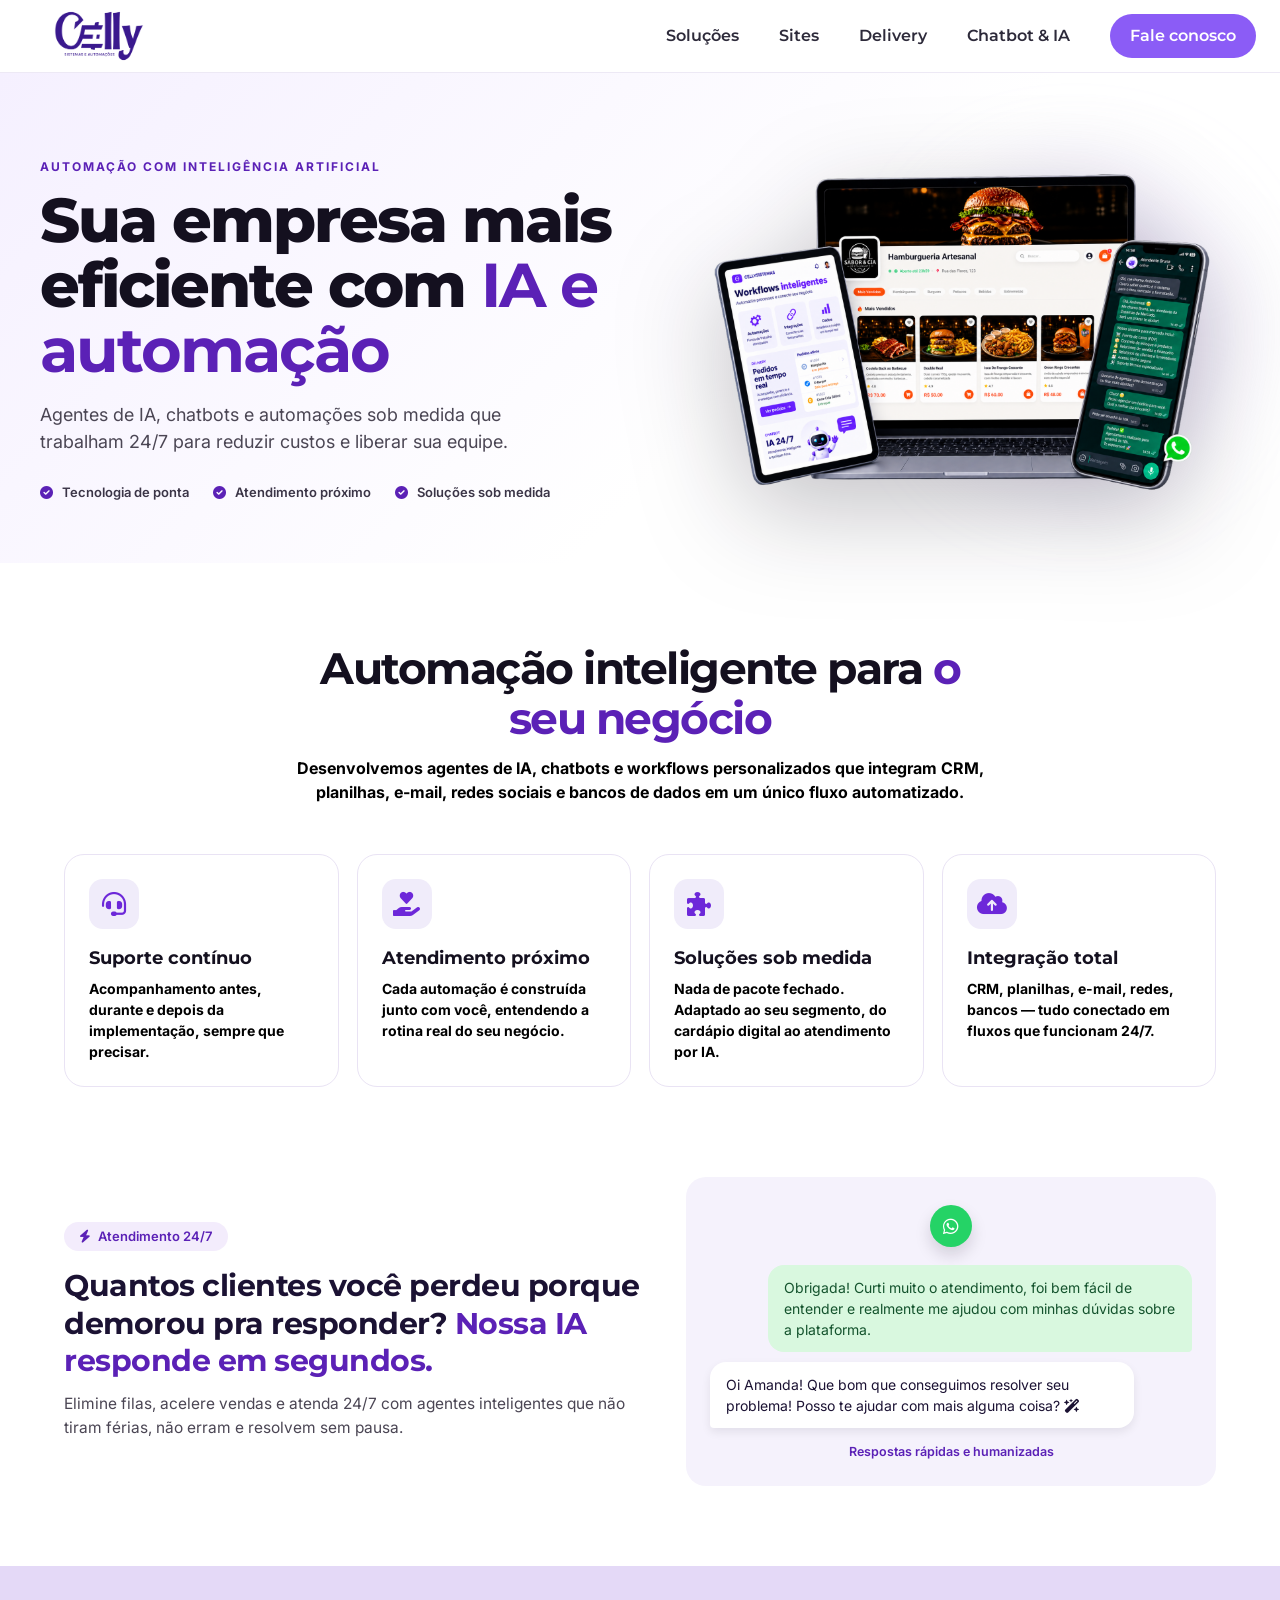
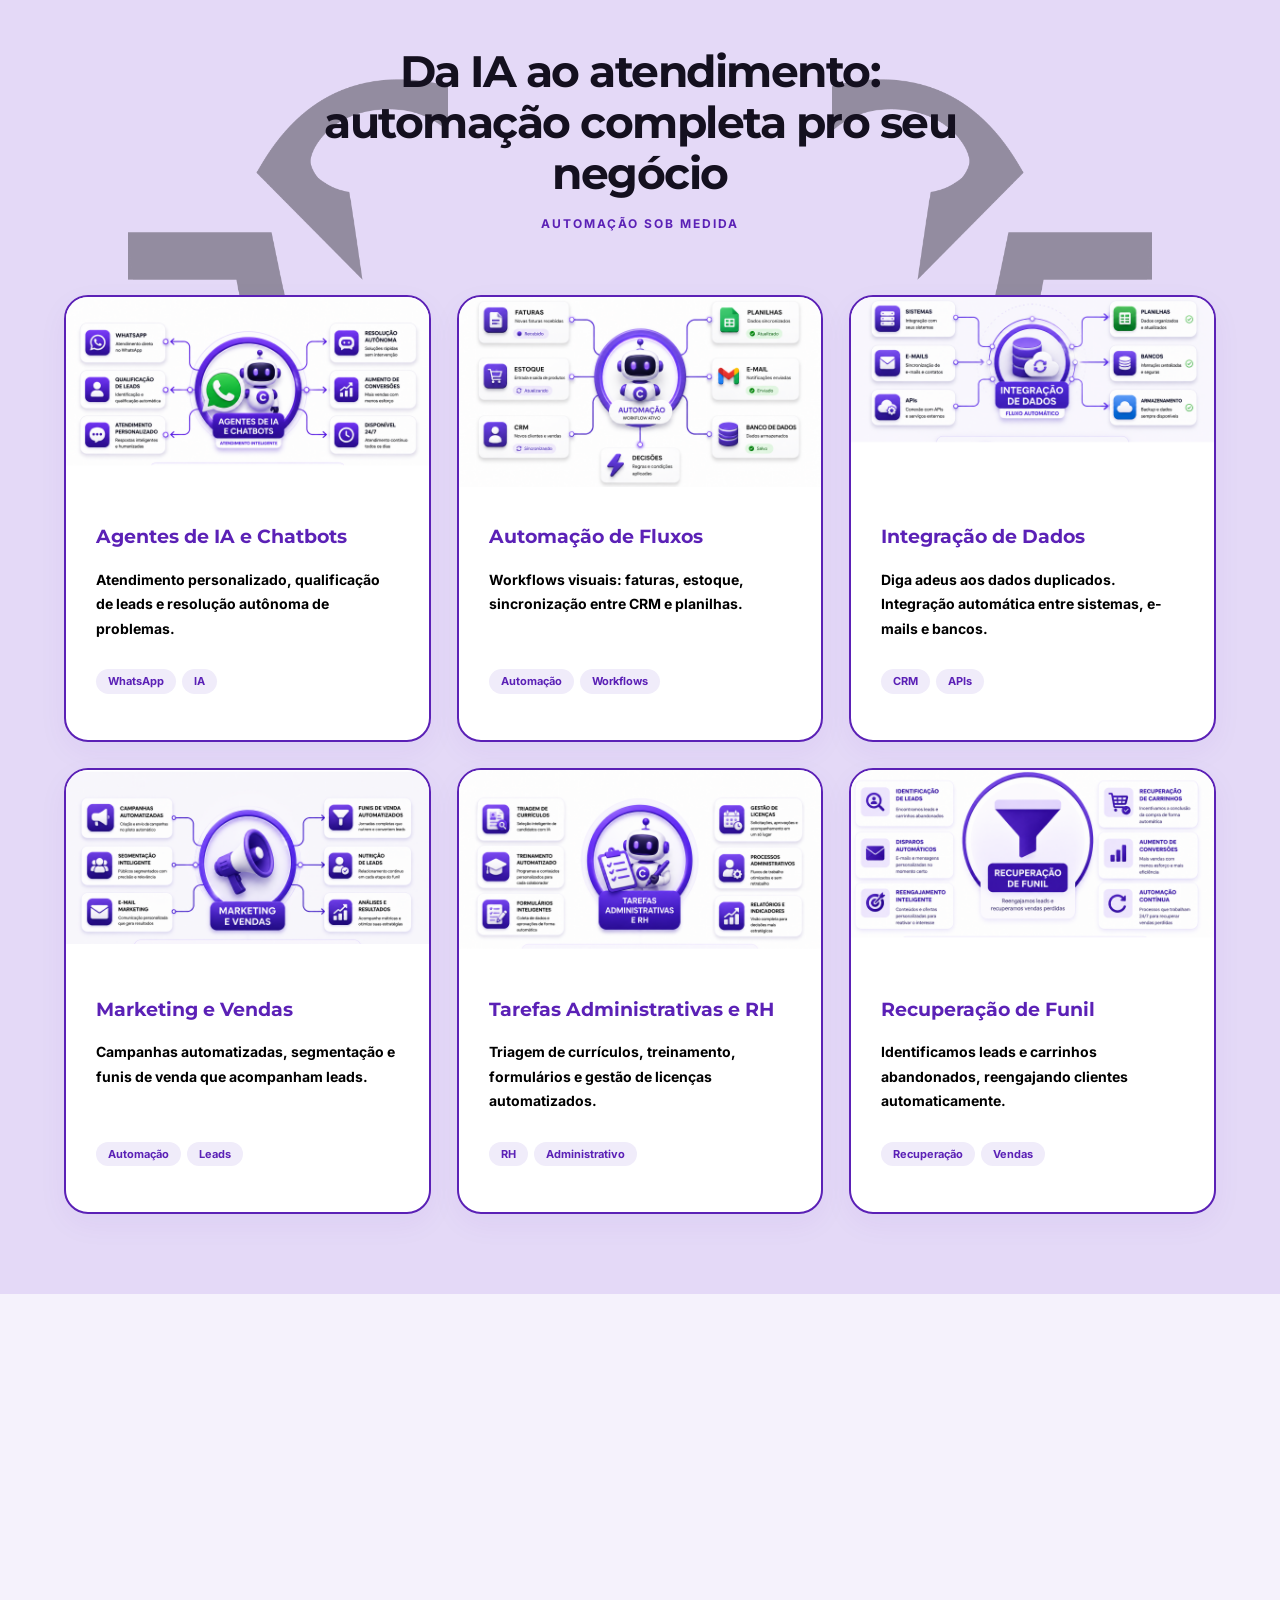
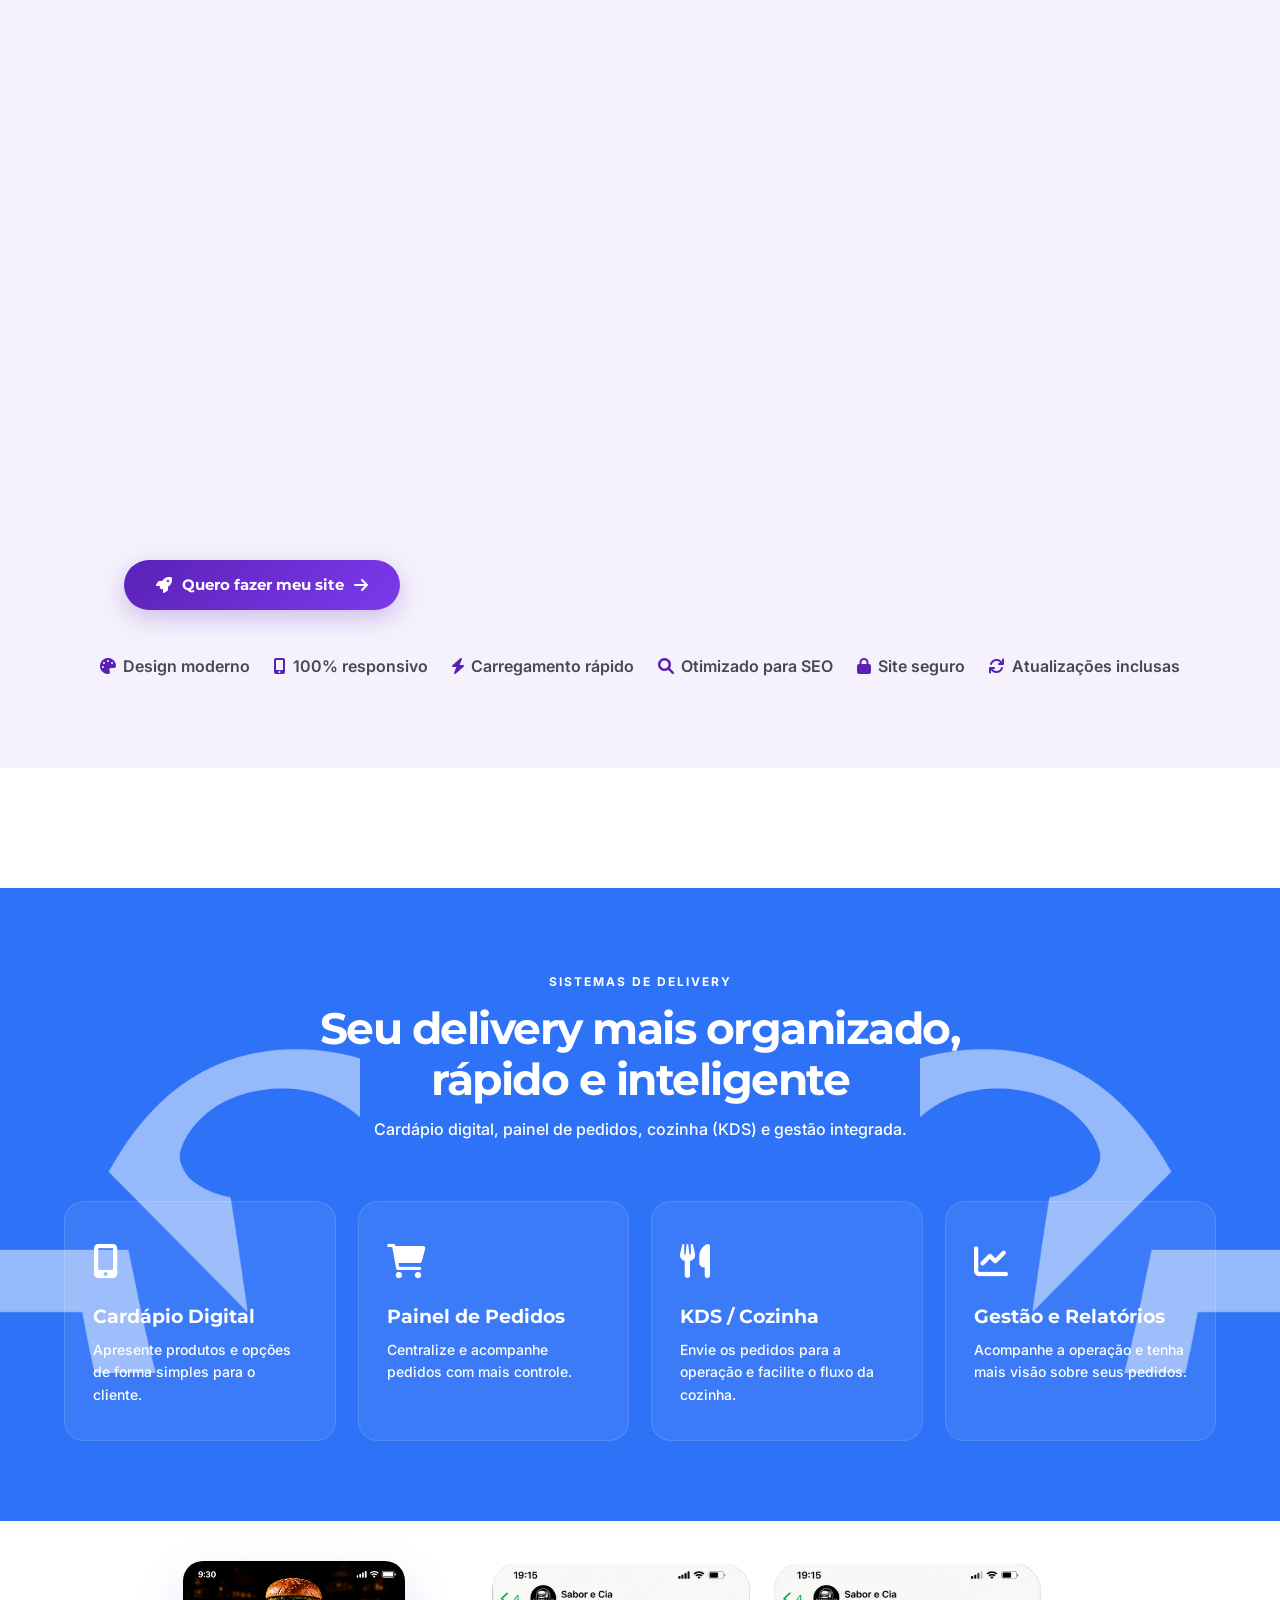
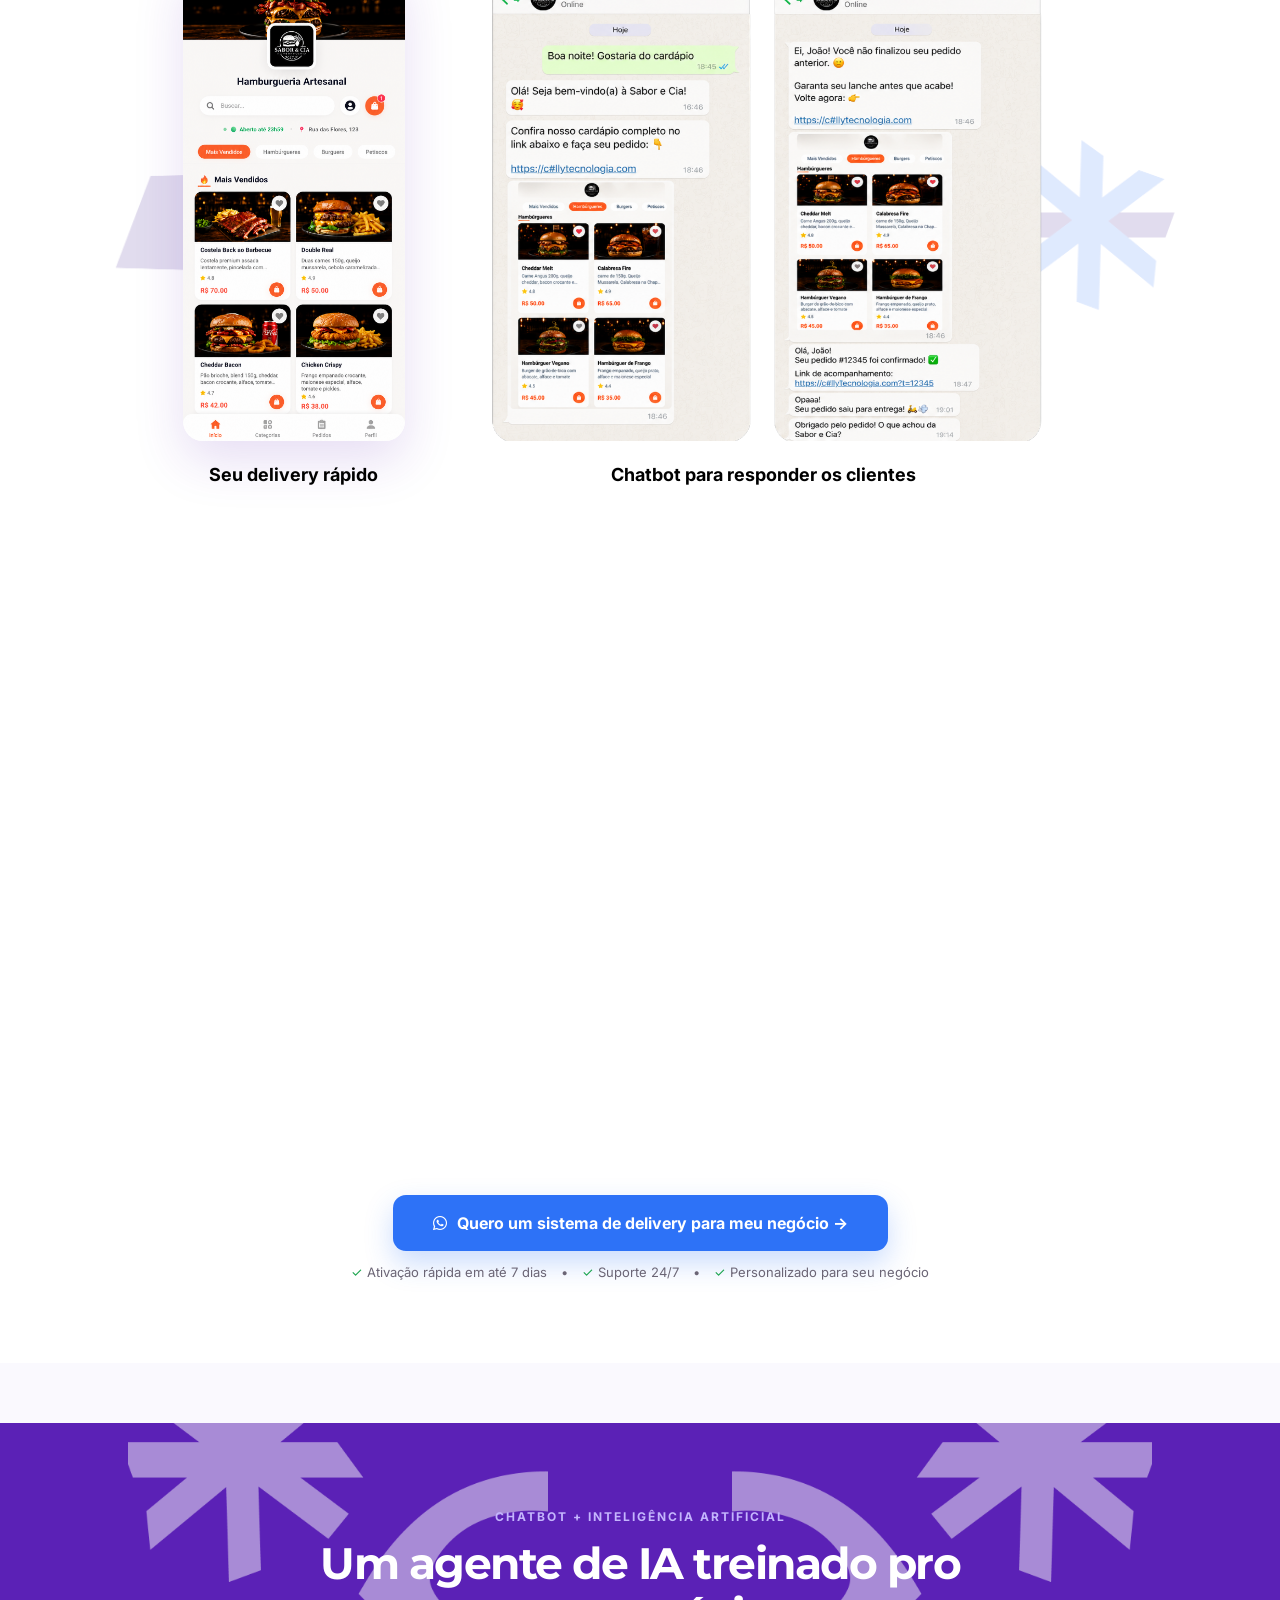
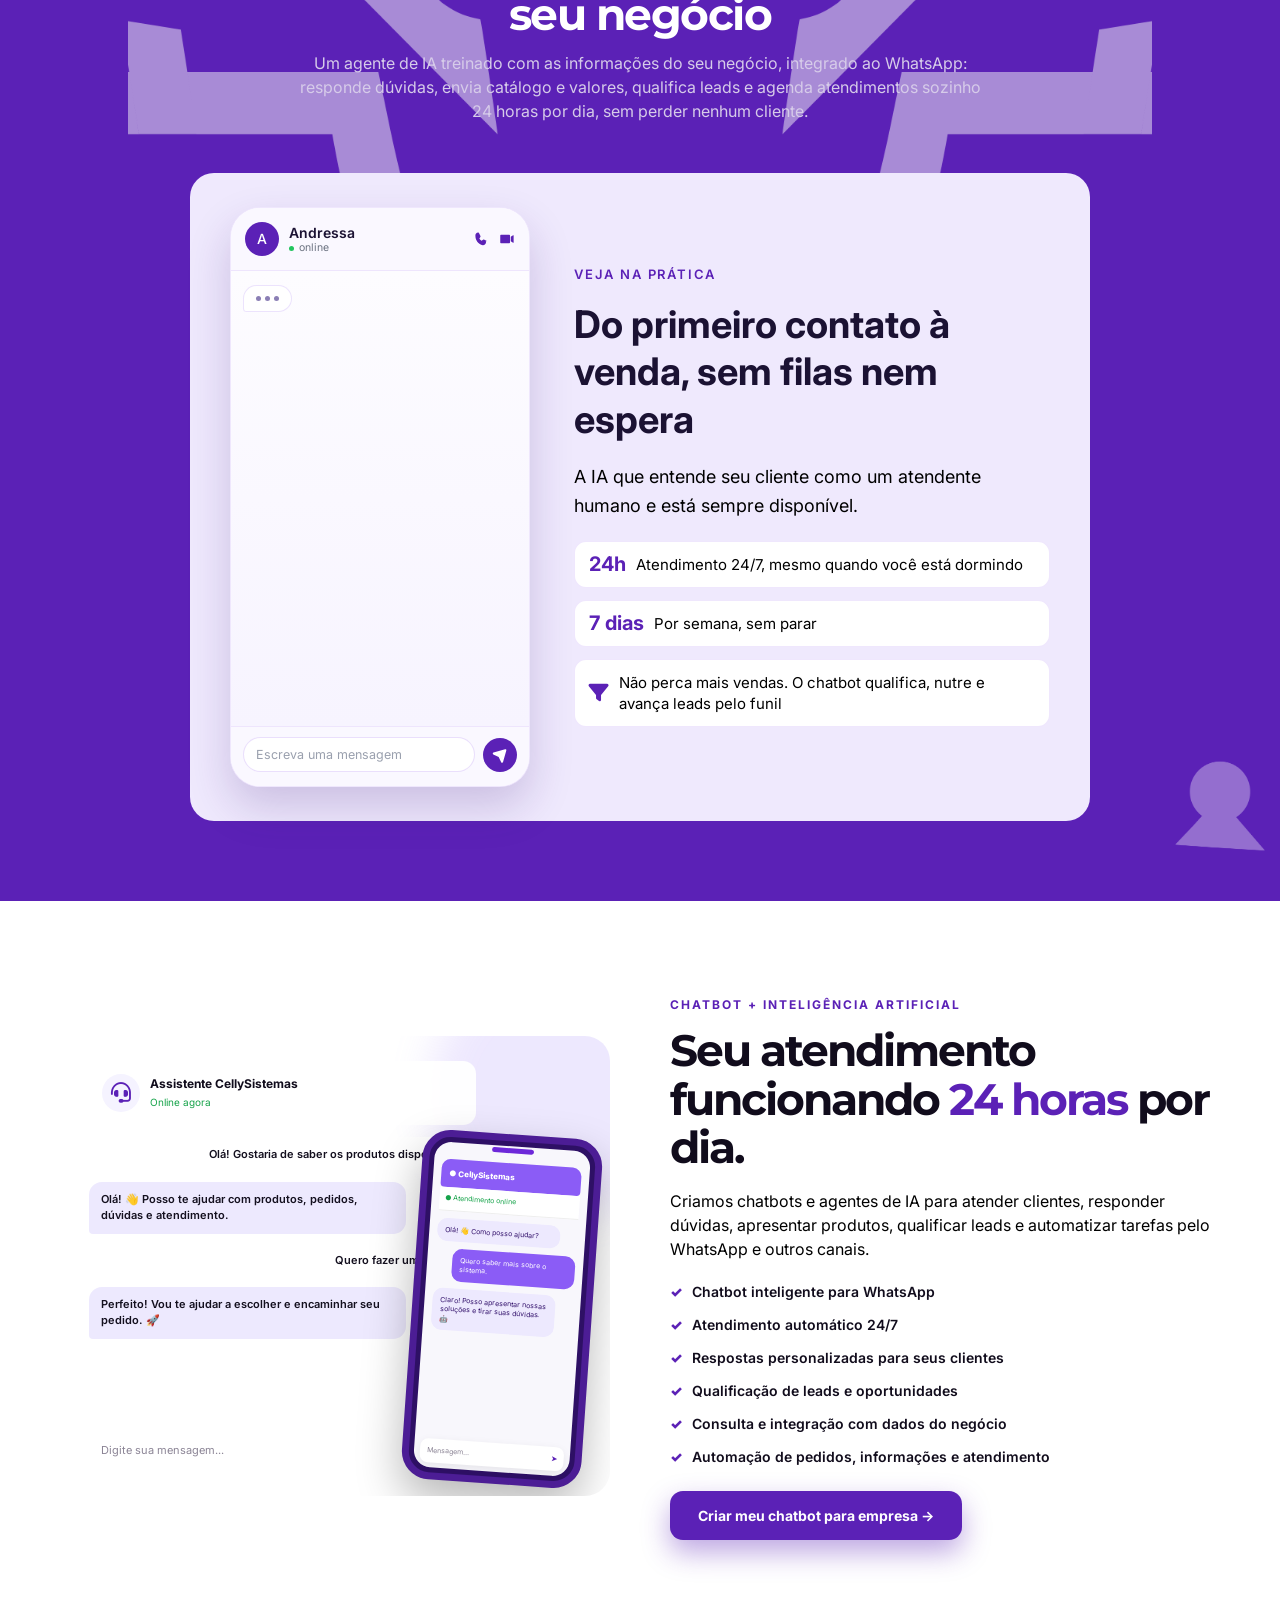
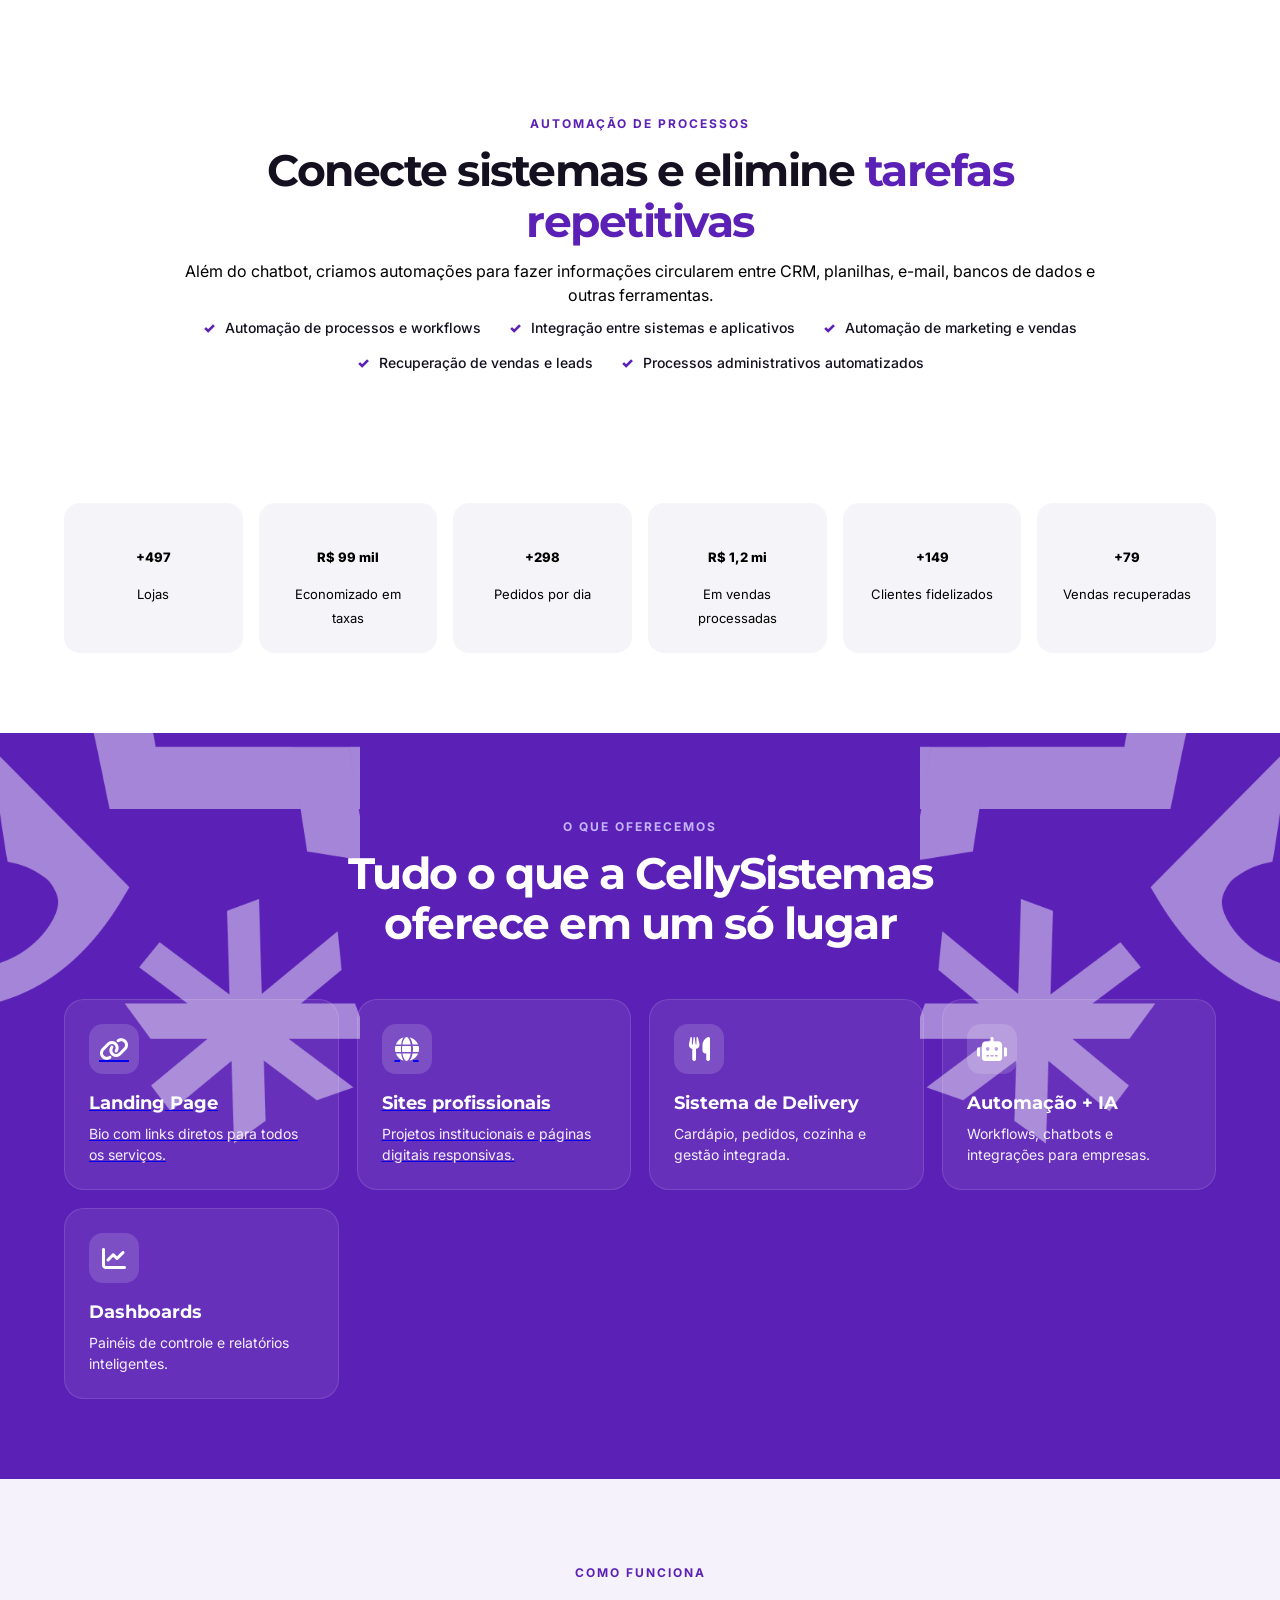
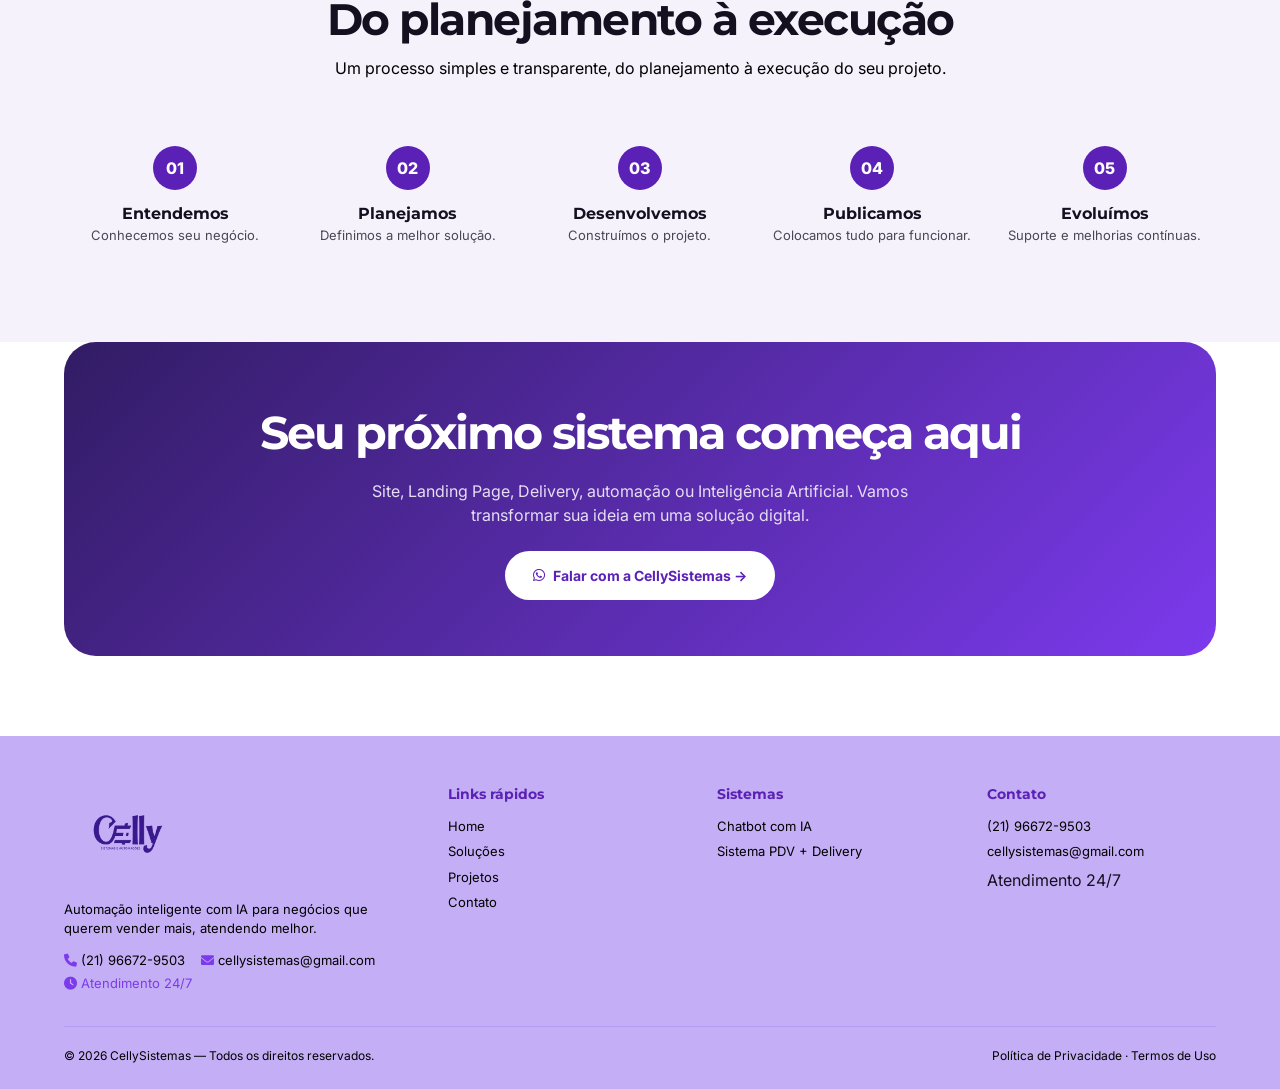
<file: index.html>
<!DOCTYPE html>
<html lang="pt-BR">
<head>
  <meta charset="UTF-8">
  <meta name="viewport" content="width=device-width, initial-scale=1.0">
  <meta name="description" content="Celly Sistemas — automação inteligente com IA, chatbots para WhatsApp, sistemas para delivery e sites sob medida para o seu negócio crescer.">
  <meta name="keywords" content="celly sistemas, automação com IA, chatbot whatsapp, sistema para delivery, criação de sites, sistemas sob medida, automação de atendimento">
  <meta name="google-site-verification" content="NkoGNsaofHJyznS8cJ91i9j1Mu65jRrtESUL--_4TQI" />
  <title>Celly Sistemas | Automação com IA, Chatbots e Sistemas sob Medida</title>
  <link rel="icon" type="image/png" href="portifolio-img/logo/favicon-celly.png">
  <!-- Google Fonts & Font Awesome -->
  <link rel="preconnect" href="https://fonts.googleapis.com">
  <link rel="preconnect" href="https://fonts.gstatic.com" crossorigin>
  <link href="https://fonts.googleapis.com/css2?family=Inter:opsz,wght@14..32,400;14..32,500;14..32,600;14..32,700;14..32,800&family=Montserrat:wght@600;700;800;900&display=swap" rel="stylesheet">
  <link rel="stylesheet" href="https://cdnjs.cloudflare.com/ajax/libs/font-awesome/6.0.0-beta3/css/all.min.css">
  <link rel="stylesheet" href="portfolio-styles.css">
</head>
 <body>
<header class="header">
  <div class="container nav">
    <a href="#" class="logo"><img src="portifolio-img/logo/logo-celly.png" alt="CellySistemas"></a>
    <button class="menu-toggle" aria-label="menu">☰</button>
    <nav class="menu">
      <a href="#solucoes">Soluções</a>
      <a href="#sites">Sites</a>
      <a href="https://sistema-delivery-kappa.vercel.app/" target="_blank" rel="noopener">Delivery</a>
      <a href="https://chatbot-automacao.vercel.app/" target="_blank" rel="noopener">Chatbot & IA</a>
      <a href="#contato" class="nav-cta">Fale conosco</a>
    </nav>
  </div>
</header>

<main>
  <!-- hero -->
  <section class="hero">
    <div class="container hero-grid">
      <div>
        <span class="eyebrow">Automação com Inteligência Artificial</span>
        <h1>Sua empresa mais eficiente com <strong>IA e automação</strong></h1>
        <p>Agentes de IA, chatbots e automações sob medida que trabalham 24/7 para reduzir custos e liberar sua equipe.</p>
        <div class="hero-trust">
          <span><i class="fas fa-check-circle"></i> Tecnologia de ponta</span>
          <span><i class="fas fa-check-circle"></i> Atendimento próximo</span>
          <span><i class="fas fa-check-circle"></i> Soluções sob medida</span>
        </div>
      </div>
      <div class="device-showcase device-showcase-photo">
        <div class="glow"></div>
        <img src="portifolio-img/comercial/homer.png" alt="Sistemas CellySistemas: site de delivery, workflows inteligentes e chatbot no WhatsApp" class="hero-mockup-img">
      </div>
    </div>
  </section>

  <!-- diferenciais -->
  <section id="solucoes" class="section">
    <div class="container">
      <div class="section-head">
        <h2>Automação inteligente para <span style="color:#5b21b6;">o seu negócio</span></h2>
        <p><strong style="color:#000;">Desenvolvemos agentes de IA, chatbots e workflows personalizados que integram CRM, planilhas, e-mail, redes sociais e bancos de dados em um único fluxo automatizado.</strong></p>
      </div>
      <div class="cards">
        <div class="card"><div class="icon"><i class="fas fa-headset"></i></div><h3>Suporte contínuo</h3><p><strong style="color:#000;">Acompanhamento antes, durante e depois da implementação, sempre que precisar.</strong></p></div>
        <div class="card"><div class="icon"><i class="fas fa-hand-holding-heart"></i></div><h3>Atendimento próximo</h3><p><strong style="color:#000;">Cada automação é construída junto com você, entendendo a rotina real do seu negócio.</strong></p></div>
        <div class="card"><div class="icon"><i class="fas fa-puzzle-piece"></i></div><h3>Soluções sob medida</h3><p><strong style="color:#000;">Nada de pacote fechado. Adaptado ao seu segmento, do cardápio digital ao atendimento por IA.</strong></p></div>
        <div class="card"><div class="icon"><i class="fas fa-cloud-upload-alt"></i></div><h3>Integração total</h3><p><strong style="color:#000;">CRM, planilhas, e-mail, redes, bancos — tudo conectado em fluxos que funcionam 24/7.</strong></p></div>
      </div>
      <div class="aicare-showcase">
        <div class="aicare-text">
          <span class="aicare-badge"><i class="fas fa-bolt"></i> Atendimento 24/7</span>
          <h3 class="aicare-title">Quantos clientes você perdeu porque demorou pra responder? <span style="color:#5b21b6;">Nossa IA responde em segundos.</span></h3>
          <p class="aicare-sub">Elimine filas, acelere vendas e atenda 24/7 com agentes inteligentes que não tiram férias, não erram e resolvem sem pausa.</p>
        </div>
        <div class="aicare-visual">
          <div class="aicare-icons">
            <span class="aicare-icon aicare-icon-whatsapp"><i class="fab fa-whatsapp"></i></span>
          </div>
          <div class="aicare-bubbles">
            <div class="aicare-bubble client">Obrigada! Curti muito o atendimento, foi bem fácil de entender e realmente me ajudou com minhas dúvidas sobre a plataforma.</div>
            <div class="aicare-bubble bot">Oi Amanda! Que bom que conseguimos resolver seu problema! Posso te ajudar com mais alguma coisa? <i class="fas fa-wand-magic-sparkles"></i></div>
          </div>
          <span class="aicare-tag">Respostas rápidas e humanizadas</span>
        </div>
      </div>
    </div>
  </section>

  <!-- serviços detalhados -->
  <section class="section section-soft services-section">
    <img src="portifolio-img/identidade-visual/elemento-v08-branco.png" alt="" class="services-decor-left" aria-hidden="true">
    <img src="portifolio-img/identidade-visual/elemento-v08-branco.png" alt="" class="services-decor-right" aria-hidden="true">
    <div class="container">
      <div class="section-head">
        <h2>Da IA ao atendimento: automação completa pro seu negócio</h2>
        <span class="eyebrow">Automação sob medida</span>
      </div>
      <div class="services">
        <div class="service">
          <div class="service-media service-media-photo" aria-hidden="true">
            <img src="portifolio-img/comercial/chat_bot_.png" alt="">
          </div>
          <div class="service-body">
            <h3>Agentes de IA e Chatbots</h3>
            <p>Atendimento personalizado, qualificação de leads e resolução autônoma de problemas.</p>
            <div class="tags"><span class="tag">WhatsApp</span><span class="tag">IA</span></div>
          </div>
        </div>
        <div class="service">
          <div class="service-media service-media-photo" aria-hidden="true">
            <img src="portifolio-img/comercial/fluxo_img.png" alt="">
          </div>
          <div class="service-body">
            <h3>Automação de Fluxos</h3>
            <p>Workflows visuais: faturas, estoque, sincronização entre CRM e planilhas.</p>
            <div class="tags"><span class="tag">Automação</span><span class="tag">Workflows</span></div>
          </div>
        </div>
        <div class="service">
          <div class="service-media service-media-photo" aria-hidden="true">
            <img src="portifolio-img/comercial/banco_de_dados.png" alt="">
          </div>
          <div class="service-body">
            <h3>Integração de Dados</h3>
            <p>Diga adeus aos dados duplicados. Integração automática entre sistemas, e-mails e bancos.</p>
            <div class="tags"><span class="tag">CRM</span><span class="tag">APIs</span></div>
          </div>
        </div>
        <div class="service">
          <div class="service-media service-media-photo" aria-hidden="true">
            <img src="portifolio-img/comercial/marketing_vendas.png" alt="">
          </div>
          <div class="service-body">
            <h3>Marketing e Vendas</h3>
            <p>Campanhas automatizadas, segmentação e funis de venda que acompanham leads.</p>
            <div class="tags"><span class="tag">Automação</span><span class="tag">Leads</span></div>
          </div>
        </div>
        <div class="service">
          <div class="service-media service-media-photo" aria-hidden="true">
            <img src="portifolio-img/comercial/triageans_automação.png" alt="">
          </div>
          <div class="service-body">
            <h3>Tarefas Administrativas e RH</h3>
            <p>Triagem de currículos, treinamento, formulários e gestão de licenças automatizados.</p>
            <div class="tags"><span class="tag">RH</span><span class="tag">Administrativo</span></div>
          </div>
        </div>
        <div class="service">
          <div class="service-media service-media-photo" aria-hidden="true">
            <img src="portifolio-img/comercial/funil_de_vendas.png" alt="">
          </div>
          <div class="service-body">
            <h3>Recuperação de Funil</h3>
            <p>Identificamos leads e carrinhos abandonados, reengajando clientes automaticamente.</p>
            <div class="tags"><span class="tag">Recuperação</span><span class="tag">Vendas</span></div>
          </div>
        </div>
      </div>
    </div>
  </section>

 <!-- ============================================ -->
<!-- SITES & LANDING PAGES - TEXTO À ESQUERDA     -->
<!-- ============================================ -->
<section id="sites" class="section section-soft" style="padding: 90px 0;">
  <div class="container" style="max-width: 1500px;">
    <div class="sites-grid">

      <!-- COLUNA ESQUERDA: TEXTO -->
      <div class="sites-text">
        <span class="eyebrow" style="color: #110C1C; font-size: 16px;">SITES & LANDING <span style="color: #5b21b6;">PAGES</span></span>
        <h2 style="font-size: clamp(26px, 3.2vw, 36px); letter-spacing: -1.5px; margin-bottom: 18px; color: #110C1C; line-height: 1.15;">
          Presença digital que valoriza sua empresa
        </h2>
        <p style="color: #110C1C; margin-bottom: 24px; font-size: 1.05rem; line-height: 1.8; max-width: 600px;">
          Da página institucional à landing page de conversão, desenvolvemos sites rápidos, responsivos e alinhados à identidade da sua marca — projetados para transmitir credibilidade e transformar visitantes em clientes. Cada projeto é pensado do zero, unindo design moderno, performance técnica e uma estrutura pronta para crescer junto com o seu negócio.
        </p>
        <ul class="list" style="max-width: 560px; gap: 10px;">
          <li style="font-size: 14px; font-weight: 600; color: #110C1C;">Site institucional moderno e profissional</li>
          <li style="font-size: 14px; font-weight: 600; color: #110C1C;">Landing pages otimizadas para campanhas e vendas</li>
          <li style="font-size: 14px; font-weight: 600; color: #110C1C;">Integração com WhatsApp, formulários e redes sociais</li>
          <li style="font-size: 14px; font-weight: 600; color: #110C1C;">Design responsivo: perfeito em celular, tablet e computador</li>
          <li style="font-size: 14px; font-weight: 600; color: #110C1C;">Foco em performance, SEO e experiência do usuário</li>
          <li style="font-size: 14px; font-weight: 600; color: #110C1C;">Textos e chamadas pensados para converter visitantes em clientes</li>
          <li style="font-size: 14px; font-weight: 600; color: #110C1C;">Painel simples para atualizar conteúdo sem depender de terceiros</li>
        </ul>
      </div>

      <!-- COLUNA DIREITA: PRINT DO SITE -->
      <div class="sites-print-container" style="width: 100%;">
        <div class="sites-print-glow"></div>
        <img
          class="sites-print-image"
          src="portifolio-img/img/print%20do%20site.png"
          alt="Print do site desenvolvido pela CellySistemas"
          onerror="this.style.display='none'; this.nextElementSibling.style.display='flex';"
        >
        <div class="sites-print-fallback">
          <div style="font-size: 3rem; margin-bottom: 12px;">🖥️</div>
          <h3 style="color: #C4B5FD; font-size: 1.2rem;">Print do Site</h3>
          <p style="color: rgba(255,255,255,0.6);">Projeto desenvolvido pela CellySistemas</p>
        </div>
      </div>

      <!-- BOTÃO ROXO "QUERO FAZER MEU SITE" -->
      <div class="sites-cta">
        <a href="#contato" class="btn-site">
          <i class="fas fa-rocket"></i>
          Quero fazer meu site
          <i class="fas fa-arrow-right arrow"></i>
        </a>
      </div>

    </div>

    <!-- SELOS DE CONFIANÇA -->
    <div style="display:flex; flex-wrap:wrap; justify-content:center; gap:24px; margin-top:44px;">
      <span style="display:inline-flex; align-items:center; gap:7px; font-size:16px; font-weight:600; color:#4B4654;"><i class="fas fa-palette" style="color:#5b21b6;"></i> Design moderno</span>
      <span style="display:inline-flex; align-items:center; gap:7px; font-size:16px; font-weight:600; color:#4B4654;"><i class="fas fa-mobile-screen-button" style="color:#5b21b6;"></i> 100% responsivo</span>
      <span style="display:inline-flex; align-items:center; gap:7px; font-size:16px; font-weight:600; color:#4B4654;"><i class="fas fa-bolt" style="color:#5b21b6;"></i> Carregamento rápido</span>
      <span style="display:inline-flex; align-items:center; gap:7px; font-size:16px; font-weight:600; color:#4B4654;"><i class="fas fa-magnifying-glass" style="color:#5b21b6;"></i> Otimizado para SEO</span>
      <span style="display:inline-flex; align-items:center; gap:7px; font-size:16px; font-weight:600; color:#4B4654;"><i class="fas fa-lock" style="color:#5b21b6;"></i> Site seguro</span>
      <span style="display:inline-flex; align-items:center; gap:7px; font-size:16px; font-weight:600; color:#4B4654;"><i class="fas fa-arrows-rotate" style="color:#5b21b6;"></i> Atualizações inclusas</span>
    </div>
  </div>
</section>

  <div class="espaco-delivery"></div>

  <!-- delivery -->
  <section id="delivery" class="section delivery">
    <img src="portifolio-img/identidade-visual/elemento-v08-branco.png" alt="" class="projetos-decor" aria-hidden="true">
    <img src="portifolio-img/identidade-visual/elemento-v08-branco.png" alt="" class="projetos-decor-right" aria-hidden="true">
    <div class="container">
      <div class="section-head">
        <span class="eyebrow">Sistemas de Delivery</span>
        <h2>Seu delivery mais organizado, rápido e inteligente</h2>
        <p>Cardápio digital, painel de pedidos, cozinha (KDS) e gestão integrada.</p>
      </div>
      <div class="delivery-grid">
        <div class="delivery-card"><div class="icon"><i class="fas fa-mobile-alt"></i></div><h3>Cardápio Digital</h3><p>Apresente produtos e opções de forma simples para o cliente.</p></div>
        <div class="delivery-card"><div class="icon"><i class="fas fa-shopping-cart"></i></div><h3>Painel de Pedidos</h3><p>Centralize e acompanhe pedidos com mais controle.</p></div>
        <div class="delivery-card"><div class="icon"><i class="fas fa-utensils"></i></div><h3>KDS / Cozinha</h3><p>Envie os pedidos para a operação e facilite o fluxo da cozinha.</p></div>
        <div class="delivery-card"><div class="icon"><i class="fas fa-chart-line"></i></div><h3>Gestão e Relatórios</h3><p>Acompanhe a operação e tenha mais visão sobre seus pedidos.</p></div>
      </div>
    </div>
  </section>

  <!-- chatbot preview -->
  <section class="section chatbot-preview-section" style="padding: 40px 0;">
    <img src="portifolio-img/elementos/CELLY elementos-12.png" alt="" class="chatbot-preview-decor-left" aria-hidden="true">
    <img src="portifolio-img/elementos/CELLY elementos-09.png" alt="" class="chatbot-preview-decor-right" aria-hidden="true">
    <div class="container chatbot-preview-row">
      <div class="chatbot-preview-item">
        <img src="portifolio-img/carrosel/test6.png" alt="Cardápio Digital Sabor & Cia" style="border-radius: 20px; box-shadow: 0 20px 50px rgba(91,33,182,0.15);">
        <p class="chatbot-preview-caption">Seu delivery rápido</p>
      </div>
      <div class="chatbot-preview-item">
        <img src="portifolio-img/comercial/chat%20bot.png" alt="Chat Bot Celly">
        <p class="chatbot-preview-caption">Chatbot para responder os clientes</p>
      </div>
    </div>
  </section>

  <!-- ===== COMPARATIVO ANTES VS DEPOIS ===== -->
  <section id="comparativo" class="section">
    <div class="container">
      <div class="section-head">
        <span class="eyebrow">Comparativo</span>
        <h2>Como o sistema <span style="color:#2d72f7;">transforma</span> sua operação</h2>
        <p style="color:#000;">Veja a diferença que um sistema de delivery profissional pode fazer no seu negócio.</p>
      </div>

      <div class="comparativo-grid" style="display:grid; grid-template-columns:1fr 1fr; gap:30px;">
        <!-- ANTES -->
        <div style="background:#fff; border-radius:18px; padding:30px; border:2px solid #2d72f7;">
          <i class="fas fa-circle-xmark" style="font-size:28px; color:#ef4444;"></i>
          <h4 style="margin:12px 0 8px 0; font-size:18px; color:#110C1C;">Antes</h4>
          <ul style="list-style:none; padding:0; color:#000; font-size:14px;">
            <li style="padding:8px 0; border-bottom:1px solid #F5F3FF;">✗ Pedidos por telefone e WhatsApp separados</li>
            <li style="padding:8px 0; border-bottom:1px solid #F5F3FF;">✗ Cozinha sem organização visual</li>
            <li style="padding:8px 0; border-bottom:1px solid #F5F3FF;">✗ Erros de anotação e pedidos perdidos</li>
            <li style="padding:8px 0; border-bottom:1px solid #F5F3FF;">✗ Sem relatórios de vendas</li>
            <li style="padding:8px 0;">✗ Dificuldade para acompanhar pedidos</li>
          </ul>
        </div>

        <!-- DEPOIS -->
        <div style="background:rgba(45,114,247,0.10); border-radius:18px; padding:30px; color:#000; border:2px solid #1e40af;">
          <i class="fas fa-circle-check" style="font-size:28px; color:#2d72f7;"></i>
          <h4 style="margin:12px 0 8px 0; font-size:18px;">Depois</h4>
          <ul style="list-style:none; padding:0; font-size:14px;">
            <li style="padding:8px 0; border-bottom:1px solid rgba(45,114,247,0.20);">✓ Tudo centralizado em um só lugar</li>
            <li style="padding:8px 0; border-bottom:1px solid rgba(45,114,247,0.20);">✓ KDS visual e organizado</li>
            <li style="padding:8px 0; border-bottom:1px solid rgba(45,114,247,0.20);">✓ Zero erros de anotação</li>
            <li style="padding:8px 0; border-bottom:1px solid rgba(45,114,247,0.20);">✓ Relatórios completos e em tempo real</li>
            <li style="padding:8px 0;">✓ Acompanhamento de pedidos em tempo real</li>
          </ul>
        </div>
      </div>

      <!-- BOTÃO CTA -->
      <div style="text-align:center; margin-top:35px;">
        <a href="https://wa.me/5521966729503" target="_blank" rel="noopener" class="btn-delivery" style="background:#2d72f7; color:#fff; padding:16px 40px; border-radius:13px; font-weight:700; font-size:16px; text-decoration:none; display:inline-flex; align-items:center; gap:10px; box-shadow:0 12px 28px rgba(45,114,247,0.25); transition:0.25s;">
          <i class="fab fa-whatsapp"></i> Quero um sistema de delivery para meu negócio →
        </a>
        <p style="margin-top:12px; color:#6B6575; font-size:13px;">
          <span style="color:#16A34A;">✓</span> Ativação rápida em até 7 dias
          <span style="margin:0 10px;">•</span>
          <span style="color:#16A34A;">✓</span> Suporte 24/7
          <span style="margin:0 10px;">•</span>
          <span style="color:#16A34A;">✓</span> Personalizado para seu negócio
        </p>
      </div>
    </div>
  </section>

  <!-- ESPAÇO BRANCO ENTRE DELIVERY E CHATBOT -->
  <div class="spacer"></div>

  <!-- CHATBOT + IA - NOVO LAYOUT -->
  <section id="chatbot" class="section chatbot-section">
    <img src="portifolio-img/elementos/CELLY ID V Elementos-06.png" alt="" class="chatbot-decor-topleft" aria-hidden="true">
    <img src="portifolio-img/elementos/CELLY ID V Elementos-06.png" alt="" class="chatbot-decor-topright" aria-hidden="true">
    <img src="portifolio-img/identidade-visual/elementos-10-branco.png" alt="" class="chatbot-decor-right-low" aria-hidden="true">
    <div class="container">
      <div class="section-head">
        <span class="eyebrow">Chatbot + Inteligência Artificial</span>
        <h2>Um agente de IA treinado pro seu negócio</h2>
        <p>Um agente de IA treinado com as informações do seu negócio, integrado ao WhatsApp: responde dúvidas, envia catálogo e valores, qualifica leads e agenda atendimentos sozinho  24 horas por dia, sem perder nenhum cliente.</p>
      </div>

      <!-- ---------- animação do telefone: "veja na prática" ---------- -->
      <div class="bot-chatdemo reveal">
        <div class="bot-chatdemo-phone">
          <div class="bot-chatdemo-header">
            <div class="bot-chatdemo-avatar">A</div>
            <div class="bot-chatdemo-ident">
              <span class="bot-chatdemo-nome">Andressa</span>
              <span class="bot-chatdemo-status"><i></i>online</span>
            </div>
            <svg class="bot-chatdemo-hicon" viewBox="0 0 256 256" aria-hidden="true"><path d="M222 158.5l-47.7-21.4a14 14 0 00-13.6 1.2l-24.1 16.1a70.4 70.4 0 01-34.9-34.7l16.2-24.4a14 14 0 001.1-13.5L97.5 34a14 14 0 00-14.6-8.3A50.2 50.2 0 0038 75.4C38 175.9 118.2 226 158.6 226a50.2 50.2 0 0049.7-44.9 14 14 0 00-6.3-13.5z"/></svg>
            <svg class="bot-chatdemo-hicon" viewBox="0 0 256 256" aria-hidden="true"><path d="M164 60H32a12 12 0 00-12 12v112a12 12 0 0012 12h132a12 12 0 0012-12V72a12 12 0 00-12-12zm70 14v108a6 6 0 01-9 5.2l-37-21.4V90.2l37-21.4a6 6 0 019 5.2z"/></svg>
          </div>
          <!-- as mensagens são inseridas aqui pelo JS -->
          <div class="bot-chatdemo-corpo" id="botChatCorpo"></div>
          <div class="bot-chatdemo-input">
            <span>Escreva uma mensagem</span>
            <button type="button" id="botChatReplay" aria-label="Reiniciar conversa">
              <svg viewBox="0 0 256 256" aria-hidden="true"><path d="M210.3 35.9L23.9 88.4a16 16 0 00-2.6 29.8l85.4 40.1 40.1 85.4a16 16 0 0029.8-2.6L229.1 54.6a16 16 0 00-18.8-18.7z"/></svg>
            </button>
          </div>
        </div>

        <div class="bot-chatdemo-texto">
          <span class="bot-chatdemo-kicker">Veja na prática</span>
          <h3 class="bot-chatdemo-titulo">Do primeiro contato à venda, sem filas nem espera</h3>
          <p class="bot-chatdemo-sub">A IA que entende seu cliente como um atendente humano e está sempre disponível.</p>
          <ul class="bot-chatdemo-stats">
            <li><strong>24h</strong><span>Atendimento 24/7, mesmo quando você está dormindo</span></li>
            <li><strong>7 dias</strong><span>Por semana, sem parar</span></li>
            <li><strong><i class="fas fa-filter"></i></strong><span>Não perca mais vendas. O chatbot qualifica, nutre e avança leads pelo funil</span></li>
          </ul>
        </div>
      </div>
    </div>
  </section>

  <!-- ===== CHATBOT + IA (detalhe visual) ===== -->
  <section id="chatbot-detalhes" class="section chatbot-detail-section">
    <div class="container split">
      <!-- COLUNA ESQUERDA: VISUAL DO CHAT -->
      <div class="visual-box chatbot-visual">
        <div class="chat-header">
          <span class="chat-avatar"><i class="fas fa-headset" style="color:#5b21b6;"></i></span>
          <div>
            <strong>Assistente CellySistemas</strong>
            <small>Online agora</small>
          </div>
        </div>
        <div class="chat-messages">
          <div class="chat-bubble client">Olá! Gostaria de saber os produtos disponíveis.</div>
          <div class="chat-bubble bot">Olá! 👋 Posso te ajudar com produtos, pedidos, dúvidas e atendimento.</div>
          <div class="chat-bubble client">Quero fazer um pedido.</div>
          <div class="chat-bubble bot">Perfeito! Vou te ajudar a escolher e encaminhar seu pedido. 🚀</div>
        </div>
        <div class="chat-input">Digite sua mensagem... <span>➤</span></div>

        <!-- CELULAR MOCK DENTRO DO CHAT -->
        <div class="chat-phone">
          <div class="chat-phone-speaker"></div>
          <div class="chat-phone-screen">
            <div class="phone-top">● CellySistemas</div>
            <div class="phone-status">● Atendimento online</div>
            <div class="phone-msg received">Olá! 👋 Como posso ajudar?</div>
            <div class="phone-msg sent">Quero saber mais sobre o sistema.</div>
            <div class="phone-msg received">Claro! Posso apresentar nossas soluções e tirar suas dúvidas. 🤖</div>
            <div class="phone-input">Mensagem... <b>➤</b></div>
          </div>
        </div>
      </div>

      <!-- COLUNA DIREITA: TEXTO E LISTA -->
      <div>
        <span class="eyebrow">CHATBOT + INTELIGÊNCIA ARTIFICIAL</span>
        <h2>Seu atendimento funcionando <span style="color:#5b21b6;">24 horas</span> por dia.</h2>
        <p style="color:#000;">Criamos chatbots e agentes de IA para atender clientes, responder dúvidas, apresentar produtos, qualificar leads e automatizar tarefas pelo WhatsApp e outros canais.</p>
        <ul class="list">
          <li>Chatbot inteligente para WhatsApp</li>
          <li>Atendimento automático 24/7</li>
          <li>Respostas personalizadas para seus clientes</li>
          <li>Qualificação de leads e oportunidades</li>
          <li>Consulta e integração com dados do negócio</li>
          <li>Automação de pedidos, informações e atendimento</li>
        </ul>
        <div class="hero-actions" style="margin-top:24px">
          <a href="#contato" class="btn btn-primary" style="background:#5b21b6; box-shadow:0 12px 28px rgba(91,33,182,0.4);">Criar meu chatbot para empresa →</a>
        </div>
      </div>
    </div>
  </section>


  <!-- automação n8n -->
  <section id="automacao" class="section">
    <div class="container">
      <div class="section-head" style="max-width:960px;">
        <span class="eyebrow">Automação de processos</span>
        <h2>Conecte sistemas e elimine <span style="color:#5b21b6;">tarefas repetitivas</span></h2>
        <p style="color:#000;">Além do chatbot, criamos automações para fazer informações circularem entre CRM, planilhas, e-mail, bancos de dados e outras ferramentas.</p>
        <ul class="list" style="display:flex; flex-wrap:wrap; justify-content:center; text-align:left; gap:14px 28px; margin-top:10px;">
          <li>Automação de processos e workflows</li>
          <li>Integração entre sistemas e aplicativos</li>
          <li>Automação de marketing e vendas</li>
          <li>Recuperação de vendas e leads</li>
          <li>Processos administrativos automatizados</li>
        </ul>
      </div>
    </div>
  </section>

  <!-- estatísticas -->
  <section class="section" style="padding-top:0;">
    <div class="container">
      <div class="stats-row">
        <div class="stat-box"><strong><span class="stat-num" data-prefix="+" data-target="500" data-decimals="0" data-suffix="">0</span></strong><span>Lojas</span></div>
        <div class="stat-box"><strong><span class="stat-num" data-prefix="R$ " data-target="100" data-decimals="0" data-suffix=" mil">0</span></strong><span>Economizado em taxas</span></div>
        <div class="stat-box"><strong><span class="stat-num" data-prefix="+" data-target="300" data-decimals="0" data-suffix="">0</span></strong><span>Pedidos por dia</span></div>
        <div class="stat-box"><strong><span class="stat-num" data-prefix="R$ " data-target="1.2" data-decimals="1" data-suffix=" mi">0</span></strong><span>Em vendas processadas</span></div>
        <div class="stat-box"><strong><span class="stat-num" data-prefix="+" data-target="150" data-decimals="0" data-suffix="">0</span></strong><span>Clientes fidelizados</span></div>
        <div class="stat-box"><strong><span class="stat-num" data-prefix="+" data-target="80" data-decimals="0" data-suffix="">0</span></strong><span>Vendas recuperadas</span></div>
      </div>
    </div>
  </section>

  <!-- projetos -->
  <section id="projetos" class="section">
    <img src="portifolio-img/identidade-visual/demostracao-branco.png" alt="" class="projetos-decor" aria-hidden="true">
    <img src="portifolio-img/identidade-visual/demostracao-branco.png" alt="" class="projetos-decor-right" aria-hidden="true">
    <div class="container">
      <div class="section-head">
        <span class="eyebrow">O que oferecemos</span>
        <h2>Tudo o que a CellySistemas oferece em um só lugar</h2>
      </div>
      <div class="cards">
        <a href="https://lage-page.vercel.app/" target="_blank" rel="noopener" class="card"><div class="icon"><i class="fas fa-link"></i></div><h3>Landing Page</h3><p>Bio com links diretos para todos os serviços.</p></a>
        <a href="https://celly-automacao.vercel.app/" target="_blank" rel="noopener" class="card"><div class="icon"><i class="fas fa-globe"></i></div><h3>Sites profissionais</h3><p>Projetos institucionais e páginas digitais responsivas.</p></a>
        <div class="card"><div class="icon"><i class="fas fa-utensils"></i></div><h3>Sistema de Delivery</h3><p>Cardápio, pedidos, cozinha e gestão integrada.</p></div>
        <div class="card"><div class="icon"><i class="fas fa-robot"></i></div><h3>Automação + IA</h3><p>Workflows, chatbots e integrações para empresas.</p></div>
        <div class="card"><div class="icon"><i class="fas fa-chart-line"></i></div><h3>Dashboards</h3><p>Painéis de controle e relatórios inteligentes.</p></div>
      </div>
    </div>
  </section>

  <!-- como funciona -->
  <section class="section section-soft">
    <div class="container">
      <div class="section-head">
        <span class="eyebrow">Como funciona</span>
        <h2>Do planejamento à execução</h2>
        <p style="color:#000;">Um processo simples e transparente, do planejamento à execução do seu projeto.</p>
      </div>
      <div class="steps">
        <div class="step"><div class="step-number">01</div><h3>Entendemos</h3><p>Conhecemos seu negócio.</p></div>
        <div class="step"><div class="step-number">02</div><h3>Planejamos</h3><p>Definimos a melhor solução.</p></div>
        <div class="step"><div class="step-number">03</div><h3>Desenvolvemos</h3><p>Construímos o projeto.</p></div>
        <div class="step"><div class="step-number">04</div><h3>Publicamos</h3><p>Colocamos tudo para funcionar.</p></div>
        <div class="step"><div class="step-number">05</div><h3>Evoluímos</h3><p>Suporte e melhorias contínuas.</p></div>
      </div>
    </div>
  </section>

  <!-- cta -->
  <section id="contato" class="section" style="padding-top:0;">
    <div class="container">
      <div class="cta-box">
        <h2>Seu próximo sistema começa aqui</h2>
        <p>Site, Landing Page, Delivery, automação ou Inteligência Artificial. Vamos transformar sua ideia em uma solução digital.</p>
        <a href="questionario.html" class="btn"><i class="fab fa-whatsapp"></i> Falar com a CellySistemas →</a>
      </div>
    </div>
  </section>
</main>

<footer class="footer">
  <div class="container">
    <div class="footer-grid">
      <div>
        <a href="#" class="logo"><img src="portifolio-img/logo/logo-celly.png" alt="CellySistemas"></a>
        <p>Automação inteligente com IA para negócios que querem vender mais, atendendo melhor.</p>
        <div style="margin-top:12px; display:flex; gap:16px; font-size:13px; color:#000;">
          <span><i class="fas fa-phone" style="color:#7c3aed;"></i> (21) 96672-9503</span>
          <span><i class="fas fa-envelope" style="color:#7c3aed;"></i> cellysistemas@gmail.com</span>
        </div>
        <div style="color:#7c3aed; font-size:13px; margin-top:4px;"><i class="fas fa-clock"></i> Atendimento 24/7</div>
      </div>
      <div><h4>Links rápidos</h4><div class="footer-links"><a href="#">Home</a><a href="#solucoes">Soluções</a><a href="#projetos">Projetos</a><a href="#contato">Contato</a></div></div>
      <div><h4>Sistemas</h4><div class="footer-links"><a href="https://chatbot-automacao.vercel.app/" target="_blank" rel="noopener">Chatbot com IA</a><a href="https://sistema-delivery-kappa.vercel.app/" target="_blank" rel="noopener">Sistema PDV + Delivery</a></div></div>
      <div><h4>Contato</h4><div class="footer-links"><a href="#">(21) 96672-9503</a><a href="#">cellysistemas@gmail.com</a><span>Atendimento 24/7</span></div></div>
    </div>
    <div class="footer-bottom"><span>© 2026 CellySistemas — Todos os direitos reservados.</span><span>Política de Privacidade · Termos de Uso</span></div>
  </div>
</footer>

<script>
  document.querySelector('.menu-toggle').addEventListener('click', function() {
    const menu = document.querySelector('.menu');
    if (menu.style.display === 'flex') {
      menu.style.display = '';
      menu.style.position = '';
      menu.style.top = '';
      menu.style.left = '';
      menu.style.right = '';
      menu.style.background = '';
      menu.style.padding = '';
      menu.style.flexDirection = '';
      menu.style.borderBottom = '';
    } else {
      menu.style.display = 'flex';
      menu.style.position = 'absolute';
      menu.style.top = '72px';
      menu.style.left = '0';
      menu.style.right = '0';
      menu.style.background = '#fff';
      menu.style.padding = '24px';
      menu.style.flexDirection = 'column';
      menu.style.borderBottom = '1px solid #ede9f5';
      menu.style.boxShadow = '0 12px 24px rgba(0,0,0,0.05)';
    }
  });

  // ===== SCROLL REVEAL: conteúdo sobe e aparece ao rolar a página =====
  document.addEventListener('DOMContentLoaded', function () {
    var seletores = [
      '.section-head', '.card', '.service', '.delivery-card', '.step',
      '.sites-print-container', '.visual-box', '.cta-box', '.aicare-showcase',
      '.chatbot-visual-wrapper', '.chatbot-preview-item', '.footer-grid > div',
      '#sites .container > div > div', '#comparativo .comparativo-grid > div',
      '.bot-chatdemo'
    ].join(', ');

    var alvosBrutos = Array.prototype.slice.call(document.querySelectorAll(seletores));
    // remove elementos aninhados (pai e filho batendo os dois na lista) pra não
    // duplicar a animação e "sobrepor" um no outro durante o scroll
    var alvos = alvosBrutos.filter(function (el) {
      return !alvosBrutos.some(function (outro) { return outro !== el && outro.contains(el); });
    });

    if (!('IntersectionObserver' in window)) {
      // navegador antigo: mostra tudo direto, sem animação
      alvos.forEach(function (el) { el.classList.add('reveal', 'is-visible'); });
      return;
    }

    var observer = new IntersectionObserver(function (entries) {
      entries.forEach(function (entry) {
        if (entry.isIntersecting) {
          entry.target.classList.add('is-visible');
          observer.unobserve(entry.target);
        }
      });
    }, { threshold: 0.15, rootMargin: '0px 0px -80px 0px' });

    // cada seção tem seu próprio "id de animação" (contador de atraso reiniciado
    // por seção), assim o stagger não desalinha quando o cliente desce a página
    var gruposDelay = new WeakMap();
    var grupoSeq = 0;
    alvos.forEach(function (el) {
      var grupo = el.closest('section') || document.body;
      if (!gruposDelay.has(grupo)) {
        gruposDelay.set(grupo, { id: 'reveal-grupo-' + (grupoSeq++), i: 0 });
      }
      var info = gruposDelay.get(grupo);
      el.dataset.revealId = info.id + '-' + info.i;
      el.classList.add('reveal');
      el.style.transitionDelay = (info.i % 4) * 0.08 + 's';
      info.i++;
      observer.observe(el);
    });
  });

  // ===== CHAT DEMO ANIMADO: mensagens digitando/aparecendo sozinhas =====
  (function () {
    function iniciarChatDemo() {
      var corpo = document.getElementById('botChatCorpo');
      if (!corpo) return;

      var SCRIPT = [
        { de: 'bot', texto: 'Olá! Me chamo Andressa, sou a assistente virtual. Como posso te ajudar hoje?' },
        { de: 'me',  texto: 'Oi! Posso saber como funciona?' },
        { de: 'bot', texto: 'Claro. Você escolhe o melhor dia e horário, a gente confirma na hora e no dia você só chega.' },
        { de: 'me',  texto: 'manda os valores?' },
        { de: 'bot', texto: 'Os valores hoje são estes:', precos: [
            { label: 'Plano Básico', valor: 'R$ 55' },
            { label: 'Plano Premium', valor: 'R$ 120' }
          ] },
        { de: 'me',  texto: 'Agendei!' },
        { de: 'bot', texto: 'Obrigada por agendar! Deixei tudo reservado para você.', agenda: true }
      ];

      var CAL = '<svg viewBox="0 0 256 256" aria-hidden="true"><path d="M208 32h-24v-8a8 8 0 00-16 0v8H88v-8a8 8 0 00-16 0v8H48a16 16 0 00-16 16v160a16 16 0 0016 16h160a16 16 0 0016-16V48a16 16 0 00-16-16zm0 176H48V96h160zm-32.6-83.4l-56 56a8 8 0 01-11.3 0l-24-24a8 8 0 0111.3-11.3L113.8 164l50.3-50.3a8 8 0 0111.3 11.3z"/></svg>';

      var timers = [];
      function limpar() { timers.forEach(clearTimeout); timers = []; }
      function baixo() { corpo.scrollTop = corpo.scrollHeight; }
      function tirarTyping() {
        var t = corpo.querySelector('.bot-chatdemo-typing');
        if (t) t.parentNode.removeChild(t);
      }

      function mostrarTyping() {
        tirarTyping();
        var d = document.createElement('div');
        d.className = 'bot-chatdemo-typing';
        d.innerHTML = '<i></i><i></i><i></i>';
        corpo.appendChild(d);
        baixo();
      }

      function addMensagem(m) {
        tirarTyping();
        var row = document.createElement('div');
        row.className = 'bot-chatdemo-row ' + (m.de === 'me' ? 'me' : 'bot');

        var html = '<div class="bot-chatdemo-bolha"><div>' + m.texto + '</div>';
        if (m.precos) {
          html += '<div class="bot-chatdemo-precos">';
          m.precos.forEach(function (p) {
            html += '<div><span>' + p.label + '</span><b>' + p.valor + '</b></div>';
          });
          html += '</div>';
        }
        if (m.agenda) {
          html += '<div class="bot-chatdemo-agenda">' + CAL +
                  '<div><strong>Quinta, 14h30</strong><em>Consulta confirmada</em></div></div>';
        }
        html += '</div>';

        row.innerHTML = html;
        corpo.appendChild(row);
        baixo();
      }

      function tocar() {
        limpar();
        corpo.innerHTML = '';
        var t = 500;
        SCRIPT.forEach(function (m) {
          if (m.de === 'bot') timers.push(setTimeout(mostrarTyping, t));
          t += (m.de === 'bot' ? 1100 : 700);
          timers.push(setTimeout(function () { addMensagem(m); }, t));
          t += 450;
        });
      }

      // toca quando o bloco entra na tela (uma vez só)
      var bloco = corpo.parentNode.parentNode;
      if ('IntersectionObserver' in window) {
        var obs = new IntersectionObserver(function (entradas) {
          entradas.forEach(function (e) {
            if (e.isIntersecting) { tocar(); obs.disconnect(); }
          });
        }, { threshold: 0.25 });
        obs.observe(bloco);
      } else {
        tocar();
      }

      var btn = document.getElementById('botChatReplay');
      if (btn) btn.addEventListener('click', tocar);
    }

    if (document.readyState === 'loading') {
      document.addEventListener('DOMContentLoaded', iniciarChatDemo);
    } else {
      iniciarChatDemo();
    }
  })();

  // ===== CONTADOR ANIMADO: números das estatísticas rodando até parar =====
  (function () {
    function animarNumero(el) {
      var target = parseFloat(el.getAttribute('data-target'));
      var decimals = parseInt(el.getAttribute('data-decimals'), 10) || 0;
      var prefix = el.getAttribute('data-prefix') || '';
      var suffix = el.getAttribute('data-suffix') || '';
      var duracao = 1400;
      var inicio = null;

      function formatar(valor) {
        var texto = valor.toFixed(decimals).replace('.', ',');
        return prefix + texto + suffix;
      }

      function passo(ts) {
        if (!inicio) inicio = ts;
        var progresso = Math.min((ts - inicio) / duracao, 1);
        var facil = 1 - Math.pow(1 - progresso, 3); // ease-out
        el.textContent = formatar(target * facil);
        if (progresso < 1) {
          requestAnimationFrame(passo);
        } else {
          el.textContent = formatar(target);
        }
      }
      requestAnimationFrame(passo);
    }

    function iniciarContadores() {
      var numeros = document.querySelectorAll('.stat-num');
      if (!numeros.length) return;

      if (!('IntersectionObserver' in window)) {
        numeros.forEach(animarNumero);
        return;
      }
      var obs = new IntersectionObserver(function (entradas) {
        entradas.forEach(function (e) {
          if (e.isIntersecting) {
            animarNumero(e.target);
            obs.unobserve(e.target);
          }
        });
      }, { threshold: 0.4 });
      numeros.forEach(function (el) { obs.observe(el); });
    }

    if (document.readyState === 'loading') {
      document.addEventListener('DOMContentLoaded', iniciarContadores);
    } else {
      iniciarContadores();
    }
  })();
</script>
</body>
</html>
</file>
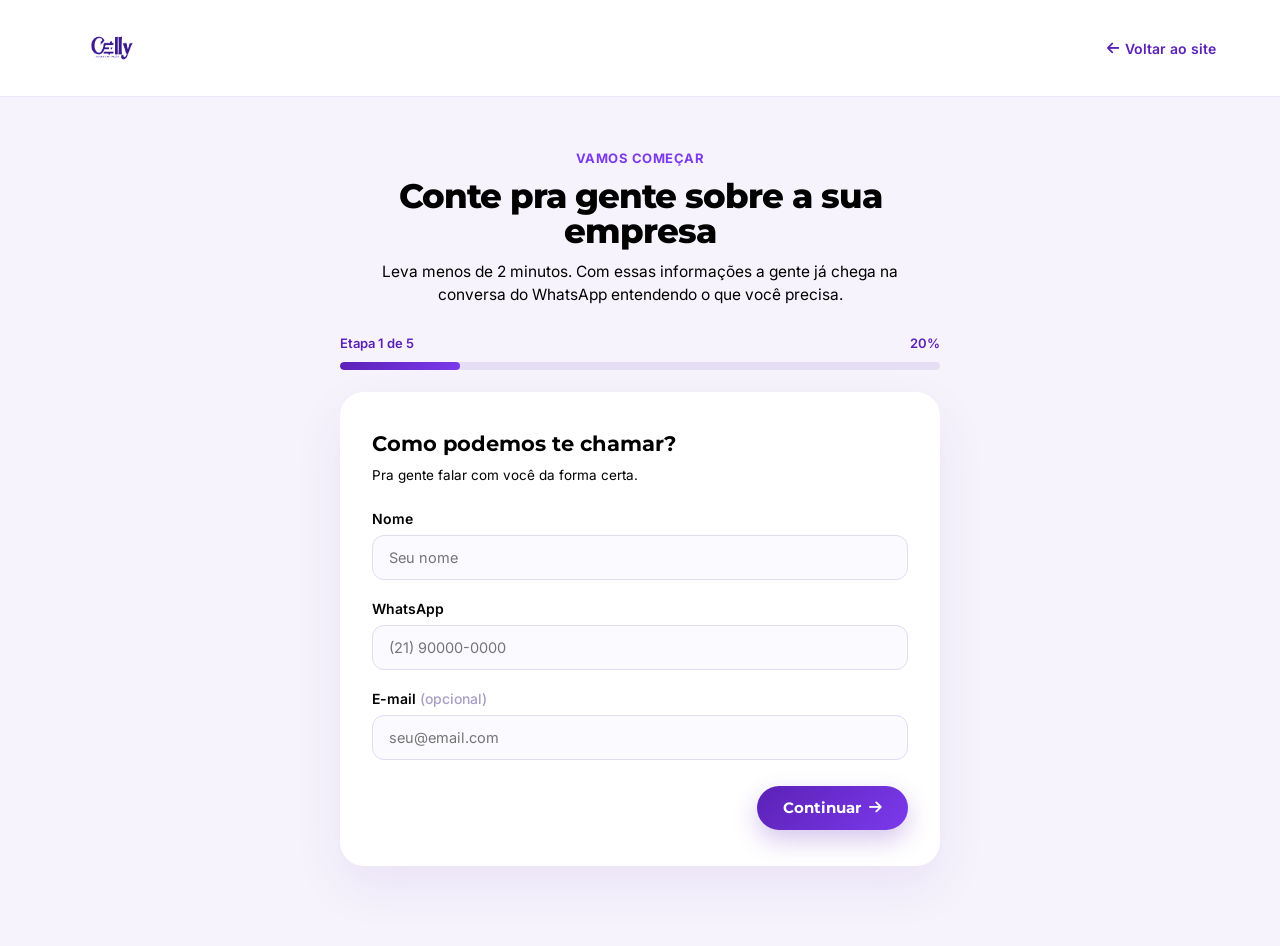
<file: questionario.html>
<!DOCTYPE html>
<html lang="pt-BR">
<head>
  <meta charset="UTF-8">
  <meta name="viewport" content="width=device-width, initial-scale=1.0">
  <meta name="description" content="Conte pra CellySistemas sobre o seu projeto: site, landing page, delivery, automação ou IA. Responda em poucos minutos.">
  <title>Vamos conhecer seu projeto | CellySistemas</title>
  <link rel="icon" type="image/png" href="portifolio-img/logo/favicon-celly.png">
  <link rel="preconnect" href="https://fonts.googleapis.com">
  <link rel="preconnect" href="https://fonts.gstatic.com" crossorigin>
  <link href="https://fonts.googleapis.com/css2?family=Inter:opsz,wght@14..32,400;14..32,500;14..32,600;14..32,700;14..32,800&family=Montserrat:wght@600;700;800;900&display=swap" rel="stylesheet">
  <link rel="stylesheet" href="https://cdnjs.cloudflare.com/ajax/libs/font-awesome/6.0.0-beta3/css/all.min.css">
  <link rel="stylesheet" href="portfolio-styles.css">
  <style>
    /* ===== Página do questionário — escopada em .quiz-page ===== */
    .quiz-page { background: #f6f3fc; min-height: 100vh; }
    .quiz-header { background: #fff; border-bottom: 1px solid #ede8f7; padding: 18px 0; }
    .quiz-header .container { display: flex; align-items: center; justify-content: space-between; }
    .quiz-header .logo img { height: 60px; width: auto; display: block; }
    .quiz-header .back-link { color: #5b21b6; font-weight: 600; font-size: 14px; text-decoration: none; display: inline-flex; align-items: center; gap: 6px; }
    .quiz-header .back-link:hover { color: #321c64; }

    .quiz-wrap { max-width: 640px; margin: 0 auto; padding: 48px 20px 80px; }
    .quiz-intro { text-align: center; margin-bottom: 28px; }
    .quiz-intro .eyebrow { display: inline-block; color: #7c3aed; font-weight: 700; font-size: 13px; letter-spacing: 0.5px; text-transform: uppercase; margin-bottom: 10px; }
    .quiz-intro h1 { font-family: 'Montserrat', sans-serif; font-size: clamp(26px, 4vw, 34px); letter-spacing: -1px; color: #000; margin-bottom: 10px; }
    .quiz-intro p { color: #000; font-size: 15.5px; max-width: 520px; margin: 0 auto; }

    .quiz-progress { margin-bottom: 22px; }
    .quiz-progress-label { display: flex; justify-content: space-between; font-size: 13px; font-weight: 600; color: #5b21b6; margin-bottom: 8px; }
    .quiz-progress-bar { height: 8px; border-radius: 20px; background: #e6def5; overflow: hidden; }
    .quiz-progress-fill { height: 100%; background: linear-gradient(135deg, #5b21b6, #7c3aed); border-radius: 20px; transition: width 0.35s ease; }

    .quiz-card { background: #fff; border-radius: 24px; padding: 36px 32px; box-shadow: 0 20px 50px rgba(91,33,182,0.08); }
    .quiz-step { display: none; }
    .quiz-step.active { display: block; animation: quizFade 0.3s ease; }
    @keyframes quizFade { from { opacity: 0; transform: translateY(6px); } to { opacity: 1; transform: translateY(0); } }

    .quiz-step h2 { font-family: 'Montserrat', sans-serif; font-size: 21px; color: #000; margin-bottom: 6px; }
    .quiz-step .hint { color: #000; font-size: 13.5px; margin-bottom: 22px; }

    .quiz-field { margin-bottom: 18px; }
    .quiz-field label { display: block; font-weight: 600; font-size: 14px; color: #000; margin-bottom: 6px; }
    .quiz-field input[type="text"],
    .quiz-field input[type="tel"],
    .quiz-field input[type="email"],
    .quiz-field select,
    .quiz-field textarea {
      width: 100%; padding: 13px 16px; border: 1.5px solid #e2dcef; border-radius: 12px;
      font-family: 'Inter', sans-serif; font-size: 14.5px; color: #000; background: #fbfaff;
      transition: 0.2s;
    }
    .quiz-field input:focus, .quiz-field select:focus, .quiz-field textarea:focus {
      outline: none; border-color: #8b5cf6; background: #fff; box-shadow: 0 0 0 3px rgba(139,92,246,0.12);
    }
    .quiz-field textarea { resize: vertical; min-height: 100px; }

    .quiz-options { display: grid; gap: 10px; }
    .quiz-option { position: relative; }
    .quiz-option input { position: absolute; opacity: 0; }
    .quiz-option label {
      display: flex; align-items: center; gap: 12px; padding: 14px 16px; border: 1.5px solid #e2dcef;
      border-radius: 12px; cursor: pointer; font-weight: 600; font-size: 14.5px; color: #000;
      transition: 0.2s; margin-bottom: 0;
    }
    .quiz-option label i { color: #8b5cf6; font-size: 16px; width: 20px; text-align: center; }
    .quiz-option input:checked + label { border-color: #8b5cf6; background: #f5f1fd; color: #4c1d95; }
    .quiz-option label:hover { border-color: #b9a4e8; }

    .quiz-note { background: #f0ecfa; border-radius: 12px; padding: 12px 16px; font-size: 13px; color: #5b21b6; margin-bottom: 22px; display: flex; gap: 8px; align-items: flex-start; }
    .quiz-note i { margin-top: 1px; }

    .quiz-nav { display: flex; justify-content: space-between; align-items: center; margin-top: 26px; gap: 12px; }
    .quiz-btn { border: none; cursor: pointer; font-family: 'Montserrat', sans-serif; font-weight: 700; font-size: 14.5px; border-radius: 60px; padding: 13px 26px; display: inline-flex; align-items: center; gap: 8px; transition: 0.2s; }
    .quiz-btn-next { background: linear-gradient(135deg, #5b21b6, #7c3aed); color: #fff; box-shadow: 0 10px 24px rgba(91,33,182,0.25); margin-left: auto; }
    .quiz-btn-next:hover { transform: translateY(-2px); box-shadow: 0 14px 28px rgba(91,33,182,0.32); }
    .quiz-btn-back { background: transparent; color: #7c3aed; padding: 13px 10px; }
    .quiz-btn-back:hover { color: #4c1d95; }
    .quiz-btn:disabled { opacity: 0.45; cursor: not-allowed; transform: none !important; }

    .quiz-error { color: #d64545; font-size: 13px; margin-top: -8px; margin-bottom: 14px; display: none; }
    .quiz-error.show { display: block; }

    /* etapa final / obrigado */
    .quiz-done { text-align: center; padding: 20px 0 4px; }
    .quiz-done .check { width: 64px; height: 64px; border-radius: 50%; background: #f0ecfa; color: #5b21b6; display: flex; align-items: center; justify-content: center; font-size: 28px; margin: 0 auto 18px; }
    .quiz-done h2 { margin-bottom: 10px; }
    .quiz-done p { color: #000; font-size: 15px; margin-bottom: 24px; }
    .quiz-done .wpp-link { display: inline-flex; align-items: center; gap: 8px; color: #16a34a; font-weight: 700; font-size: 14px; text-decoration: none; }
    .quiz-done .wpp-link:hover { color: #15803d; }

    @media (max-width: 560px) {
      .quiz-card { padding: 28px 20px; border-radius: 18px; }
      .quiz-wrap { padding: 32px 14px 60px; }
    }
  </style>
</head>
<body class="quiz-page">

  <header class="quiz-header">
    <div class="container">
      <a href="index.html" class="logo"><img src="portifolio-img/logo/logo-celly.png" alt="CellySistemas"></a>
      <a href="index.html" class="back-link"><i class="fas fa-arrow-left"></i> Voltar ao site</a>
    </div>
  </header>

  <div class="quiz-wrap">
    <div class="quiz-intro">
      <span class="eyebrow">Vamos começar</span>
      <h1>Conte pra gente sobre a sua empresa</h1>
      <p>Leva menos de 2 minutos. Com essas informações a gente já chega na conversa do WhatsApp entendendo o que você precisa.</p>
    </div>

    <div class="quiz-progress">
      <div class="quiz-progress-label">
        <span id="stepLabel">Etapa 1 de 5</span>
        <span id="stepPercent">20%</span>
      </div>
      <div class="quiz-progress-bar"><div class="quiz-progress-fill" id="progressFill" style="width:20%;"></div></div>
    </div>

    <div class="quiz-card">
      <form id="quizForm" action="https://formsubmit.co/cellisistemas@gmail.com" method="POST">
        <!-- config do FormSubmit -->
        <input type="hidden" name="_subject" value="Novo lead pelo questionário do site 🎯">
        <input type="hidden" name="_template" value="table">
        <input type="hidden" name="_captcha" value="false">

        <!-- Etapa 1: dados de contato -->
        <div class="quiz-step active" data-step="1">
          <h2>Como podemos te chamar?</h2>
          <p class="hint">Pra gente falar com você da forma certa.</p>
          <div class="quiz-field">
            <label for="nome">Nome</label>
            <input type="text" id="nome" name="Nome" placeholder="Seu nome" required>
          </div>
          <div class="quiz-field">
            <label for="whatsapp">WhatsApp</label>
            <input type="tel" id="whatsapp" name="WhatsApp" placeholder="(21) 90000-0000" required>
          </div>
          <div class="quiz-field">
            <label for="email">E-mail <span style="color:#a89dc4; font-weight:500;">(opcional)</span></label>
            <input type="email" id="email" name="E-mail" placeholder="seu@email.com">
          </div>
        </div>

        <!-- Etapa 2: tipo de projeto -->
        <div class="quiz-step" data-step="2">
          <h2>Qual tipo de projeto você precisa?</h2>
          <p class="hint">Escolha a opção que mais se aproxima da sua ideia.</p>
          <div class="quiz-options">
            <div class="quiz-option">
              <input type="radio" id="tipo1" name="Tipo de projeto" value="Site institucional" required>
              <label for="tipo1"><i class="fas fa-globe"></i> Site institucional</label>
            </div>
            <div class="quiz-option">
              <input type="radio" id="tipo2" name="Tipo de projeto" value="Landing Page">
              <label for="tipo2"><i class="fas fa-bolt"></i> Landing Page</label>
            </div>
            <div class="quiz-option">
              <input type="radio" id="tipo3" name="Tipo de projeto" value="Delivery / Loja virtual">
              <label for="tipo3"><i class="fas fa-store"></i> Delivery / Loja virtual</label>
            </div>
            <div class="quiz-option">
              <input type="radio" id="tipo4" name="Tipo de projeto" value="Automação / Chatbot com IA">
              <label for="tipo4"><i class="fas fa-robot"></i> Automação / Chatbot com IA</label>
            </div>
            <div class="quiz-option">
              <input type="radio" id="tipo5" name="Tipo de projeto" value="Ainda não sei / preciso de orientação">
              <label for="tipo5"><i class="fas fa-circle-question"></i> Ainda não sei / preciso de orientação</label>
            </div>
          </div>
        </div>

        <!-- Etapa 3: descrição -->
        <div class="quiz-step" data-step="3">
          <h2>Fale um pouco sobre a ideia</h2>
          <p class="hint">Pode ser um resumo simples — sem problema se ainda não tiver tudo definido.</p>
          <div class="quiz-field">
            <label for="descricao">Descreva seu projeto</label>
            <textarea id="descricao" name="Descrição do projeto" placeholder="Ex: quero um site de delivery pro meu restaurante, com cardápio online e pagamento pelo site." required></textarea>
          </div>
        </div>

        <!-- Etapa 4: prazo e escopo -->
        <div class="quiz-step" data-step="4">
          <h2>Prazo e escopo do projeto</h2>
          <p class="hint">Pode responder "a definir" se ainda não tiver certeza.</p>
          <div class="quiz-field">
            <label for="prazo">Prazo desejado</label>
            <select id="prazo" name="Prazo desejado" required>
              <option value="" disabled selected>Selecione uma opção</option>
              <option value="O quanto antes">O quanto antes</option>
              <option value="Até 30 dias">Até 30 dias</option>
              <option value="1 a 3 meses">1 a 3 meses</option>
              <option value="Sem pressa / a definir">Sem pressa / a definir</option>
            </select>
          </div>
          <div class="quiz-field">
            <label for="escopo">Qual o tamanho do projeto que você imagina?</label>
            <select id="escopo" name="Tamanho do projeto" required>
              <option value="" disabled selected>Selecione uma opção</option>
              <option value="Algo simples e básico, pra começar">Algo simples e básico, pra começar</option>
              <option value="Algo completo, com várias funcionalidades">Algo completo, com várias funcionalidades</option>
              <option value="Quero o que for melhor pro meu negócio crescer">Quero o que for melhor pro meu negócio crescer</option>
              <option value="Ainda não sei, quero orientação">Ainda não sei, quero orientação</option>
            </select>
          </div>
        </div>

        <!-- Etapa 5: origem -->
        <div class="quiz-step" data-step="5">
          <h2>Última pergunta</h2>
          <p class="hint">Como você conheceu a CellySistemas?</p>
          <div class="quiz-field">
            <select id="origem" name="Como conheceu">
              <option value="" disabled selected>Selecione uma opção</option>
              <option value="Instagram">Instagram</option>
              <option value="Google">Google</option>
              <option value="Indicação de alguém">Indicação de alguém</option>
              <option value="WhatsApp">WhatsApp</option>
              <option value="Outro">Outro</option>
            </select>
          </div>
          <div class="quiz-note"><i class="fas fa-lock"></i> Suas respostas são enviadas direto pro e-mail da CellySistemas e usadas só para te dar um atendimento melhor.</div>
        </div>

        <div class="quiz-error" id="quizError">Por favor, preencha este campo antes de continuar.</div>

        <div class="quiz-nav">
          <button type="button" class="quiz-btn quiz-btn-back" id="btnBack" style="visibility:hidden;"><i class="fas fa-arrow-left"></i> Voltar</button>
          <button type="button" class="quiz-btn quiz-btn-next" id="btnNext">Continuar <i class="fas fa-arrow-right"></i></button>
          <button type="submit" class="quiz-btn quiz-btn-next" id="btnSubmit" style="display:none;">Enviar respostas <i class="fas fa-paper-plane"></i></button>
        </div>
      </form>

      <div class="quiz-done" id="quizDone" style="display:none;">
        <div class="check"><i class="fas fa-check"></i></div>
        <h2>Recebemos suas respostas! 🎉</h2>
        <p>Em breve alguém da CellySistemas entra em contato pelo WhatsApp que você informou. Se preferir, já pode continuar a conversa por lá agora mesmo.</p>
        <a href="https://wa.me/5521966729503" target="_blank" rel="noopener" class="wpp-link"><i class="fab fa-whatsapp"></i> Falar agora no WhatsApp</a>
      </div>
    </div>
  </div>

  <script>
    (function () {
      const form = document.getElementById('quizForm');
      const steps = Array.from(form.querySelectorAll('.quiz-step'));
      const total = steps.length;
      let current = 1;

      const stepLabel = document.getElementById('stepLabel');
      const stepPercent = document.getElementById('stepPercent');
      const progressFill = document.getElementById('progressFill');
      const btnBack = document.getElementById('btnBack');
      const btnNext = document.getElementById('btnNext');
      const btnSubmit = document.getElementById('btnSubmit');
      const quizError = document.getElementById('quizError');
      const quizDone = document.getElementById('quizDone');

      function updateUI() {
        steps.forEach(s => s.classList.toggle('active', Number(s.dataset.step) === current));
        stepLabel.textContent = 'Etapa ' + current + ' de ' + total;
        const pct = Math.round((current / total) * 100);
        stepPercent.textContent = pct + '%';
        progressFill.style.width = pct + '%';
        btnBack.style.visibility = current === 1 ? 'hidden' : 'visible';
        btnNext.style.display = current === total ? 'none' : 'inline-flex';
        btnSubmit.style.display = current === total ? 'inline-flex' : 'none';
        quizError.classList.remove('show');
      }

      function currentStepEl() {
        return steps.find(s => Number(s.dataset.step) === current);
      }

      function validateCurrentStep() {
        const stepEl = currentStepEl();
        const fields = Array.from(stepEl.querySelectorAll('input[required], select[required], textarea[required]'));
        if (fields.length === 0) return true;

        // campos de radio: basta 1 marcado no grupo
        const radioGroups = new Set(fields.filter(f => f.type === 'radio').map(f => f.name));
        for (const name of radioGroups) {
          const checked = stepEl.querySelector('input[name="' + name + '"]:checked');
          if (!checked) return false;
        }
        const others = fields.filter(f => f.type !== 'radio');
        for (const f of others) {
          if (!f.value || !f.value.trim()) return false;
        }
        return true;
      }

      btnNext.addEventListener('click', function () {
        if (!validateCurrentStep()) {
          quizError.classList.add('show');
          return;
        }
        quizError.classList.remove('show');
        if (current < total) {
          current++;
          updateUI();
        }
      });

      btnBack.addEventListener('click', function () {
        if (current > 1) {
          current--;
          updateUI();
        }
      });

      form.addEventListener('submit', function (e) {
        if (!validateCurrentStep()) {
          e.preventDefault();
          quizError.classList.add('show');
          return;
        }
        e.preventDefault();
        btnSubmit.disabled = true;
        btnSubmit.innerHTML = 'Enviando... <i class="fas fa-spinner fa-spin"></i>';

        fetch('https://formsubmit.co/ajax/cellisistemas@gmail.com', {
          method: 'POST',
          headers: { 'Accept': 'application/json' },
          body: new FormData(form)
        })
        .then(() => {
          form.style.display = 'none';
          document.querySelector('.quiz-progress').style.display = 'none';
          quizDone.style.display = 'block';
        })
        .catch(() => {
          btnSubmit.disabled = false;
          btnSubmit.innerHTML = 'Enviar respostas <i class="fas fa-paper-plane"></i>';
          quizError.textContent = 'Não conseguimos enviar agora. Tente novamente ou fale direto no WhatsApp.';
          quizError.classList.add('show');
        });
      });

      updateUI();
    })();
  </script>
</body>
</html>
</file>
<file: portfolio-styles.css>
* {
  margin: 0;
  padding: 0;
  box-sizing: border-box;
}
/* ============================================ */
/* SCROLL REVEAL - conteúdo sobe e aparece       */
/* conforme o cliente vai descendo a página      */
/* ============================================ */
.reveal {
  opacity: 0;
  transform: translateY(8px);
  transition: opacity 1s cubic-bezier(0.16, 1, 0.3, 1), transform 1s cubic-bezier(0.16, 1, 0.3, 1) !important;
  will-change: opacity, transform;
}
.reveal.is-visible {
  opacity: 1;
  transform: translateY(0);
  will-change: auto;
}
@media (prefers-reduced-motion: reduce) {
  .reveal {
    transition: none;
    opacity: 1;
    transform: none;
  }
}
body {
  font-family: 'Inter', sans-serif;
  background: #fff;
  color: #14101f;
  line-height: 1.5;
}
.container {
  max-width: 1200px;
  margin: 0 auto;
  padding: 0 24px;
}
/* header */
.header {
  background: rgba(255,255,255,0.85);
  backdrop-filter: blur(8px);
  border-bottom: 1px solid #ede9f5;
  position: sticky;
  top: 0;
  z-index: 50;
}
.header .container {
  max-width: 100%;
}
.nav {
  display: flex;
  align-items: center;
  justify-content: space-between;
  height: 72px;
}
.logo {
  font-size: 24px;
  font-weight: 800;
  letter-spacing: -0.5px;
  display: flex;
  align-items: center;
  margin-left: 24px;
}
.logo span { color: #5b21b6; }
.logo img { height: 128px; width: auto; display: block; }
.footer .logo img { height: 100px; }
.menu {
  display: flex;
  gap: 40px;
  align-items: center;
  font-size: 16px;
  font-weight: 600;
  font-family: 'Montserrat', sans-serif;
}
.menu a {
  text-decoration: none;
  color: #2d2a3a;
  transition: 0.2s;
}
.menu a:hover { color: #5b21b6; }
.nav-cta {
  background: #8b5cf6;
  color: #fff !important;
  padding: 10px 20px;
  border-radius: 40px;
}
.nav-cta:hover { background: #4c1d95; }
.menu-toggle {
  display: none;
  background: none;
  border: 0;
  font-size: 26px;
  color: #5b21b6;
  cursor: pointer;
}
/* hero */
.hero {
  padding: 80px 0 60px;
  background: linear-gradient(135deg, #f5f0ff 0%, #ffffff 60%);
}
.hero-grid {
  display: grid;
  grid-template-columns: 1.3fr 1.05fr;
  gap: 40px;
  align-items: center;
}
@media (min-width: 901px) {
  .hero .container { padding-left: 0; }
}
.eyebrow {
  display: inline-block;
  font-size: 12px;
  font-weight: 700;
  letter-spacing: 2px;
  color: #5b21b6;
  text-transform: uppercase;
  margin-bottom: 12px;
}
h1, h2, h3, h4 {
  font-family: 'Montserrat', sans-serif;
}
h1 {
  font-size: clamp(36px, 5.6vw, 62px);
  line-height: 1.05;
  letter-spacing: -2px;
  margin-bottom: 18px;
  font-weight: 800;
}
h1 strong { color: #5b21b6; }
.hero p {
  font-size: 18px;
  color: #4b4654;
  max-width: 520px;
  margin-bottom: 28px;
}
.btn-group {
  display: flex;
  gap: 14px;
  flex-wrap: wrap;
}
.btn {
  display: inline-flex;
  align-items: center;
  gap: 8px;
  padding: 14px 28px;
  border-radius: 60px;
  font-weight: 700;
  font-size: 14px;
  text-decoration: none;
  transition: 0.2s;
}
.btn-primary {
  background: #8b5cf6;
  color: #fff;
  box-shadow: 0 12px 28px rgba(91,33,182,0.25);
}
.btn-primary:hover { background: #4c1d95; transform: translateY(-2px); }
.btn-secondary {
  border: 1px solid #ded8ec;
  color: #5b21b6;
  background: #fff;
}
.btn-secondary:hover { border-color: #5b21b6; }
.hero-trust {
  display: flex;
  gap: 24px;
  margin-top: 24px;
  font-size: 13px;
  font-weight: 600;
  color: #3b3547;
}
.hero-trust i { color: #5b21b6; margin-right: 6px; }
/* device mock */
.device-showcase {
  position: relative;
  height: 380px;
  display: flex;
  align-items: center;
  justify-content: center;
}
.glow {
  position: absolute;
  width: 280px;
  height: 280px;
  background: #d9ccf7;
  border-radius: 50%;
  filter: blur(50px);
  opacity: 0.5;
}
.device-showcase.device-showcase-photo { height: auto; min-height: 340px; overflow: visible; justify-content: flex-end; }
.hero-mockup-img {
  position: relative;
  z-index: 2;
  width: 100%;
  max-width: 640px;
  height: auto;
  filter: drop-shadow(0 30px 50px rgba(17,12,28,0.25));
}
.device {
  position: absolute;
  background: #16121f;
  border: 6px solid #2d2739;
  border-radius: 20px;
  box-shadow: 0 30px 50px -20px rgba(0,0,0,0.3);
}
.device .screen {
  background: #fff;
  border-radius: 12px;
  overflow: hidden;
}
.laptop {
  width: 440px;
  height: 280px;
  transform: rotate(-2deg);
  z-index: 2;
}
.laptop .screen { height: 100%; }
.laptop .top-bar {
  height: 18px;
  background: #25202d;
}
.screen-content {
  padding: 18px 20px;
}
.mini-label {
  font-size: 8px;
  font-weight: 800;
  color: #5b21b6;
  letter-spacing: 1px;
}
.screen-content h3 {
  font-size: 24px;
  line-height: 1.1;
  margin: 6px 0 12px;
}
.fake-cards {
  display: flex;
  gap: 8px;
}
.fake-card {
  height: 48px;
  background: #f0ecfa;
  border-radius: 8px;
  flex: 1;
}
.phone {
  width: 120px;
  height: 240px;
  right: 20px;
  bottom: 10px;
  z-index: 4;
  transform: rotate(6deg);
}
.phone .screen { height: 100%; border-radius: 12px; }
.tablet {
  width: 200px;
  height: 150px;
  left: 0;
  bottom: 20px;
  z-index: 3;
  transform: rotate(4deg);
}
.tablet .screen { height: 100%; border-radius: 12px; }
/* sections */
.section { padding: 80px 0; }
.section-soft { background: #f5f2fc; }
.services-section { background: #e4d9f7; overflow: hidden; position: relative; }
.services-section .container { position: relative; z-index: 2; }
.services-decor-left,
.services-decor-right {
  position: absolute;
  top: -40px;
  max-width: 320px;
  width: auto;
  height: auto;
  opacity: 0.35;
  filter: brightness(0);
  z-index: 0;
  pointer-events: none;
}
.services-decor-left { left: 10%; transform: scaleX(-1); }
.services-decor-right { right: 10%; }
@media (max-width: 768px) {
  .services-decor-left,
  .services-decor-right {
    display: none;
  }
}
.section-head {
  text-align: center;
  max-width: 700px;
  margin: 0 auto 50px;
}
.section-head h2 {
  font-size: clamp(28px, 3.8vw, 44px);
  letter-spacing: -1.5px;
  line-height: 1.15;
  margin-bottom: 12px;
}
.section-head p { color: #4b4654; }

/* showcase "quantos clientes você perdeu" - dentro de #solucoes */
.aicare-showcase {
  display: grid;
  grid-template-columns: 1.1fr 1fr;
  gap: 40px;
  align-items: center;
  background: transparent;
  border: none;
  border-radius: 24px;
  padding: 40px 0 0;
  margin-top: 50px;
  margin-bottom: 0;
  box-shadow: none;
}
.aicare-badge {
  display: inline-flex;
  align-items: center;
  gap: 8px;
  background: #f3ecfc;
  color: #5b21b6;
  font: 600 13px/1 'Inter', sans-serif;
  padding: 8px 16px;
  border-radius: 999px;
  margin-bottom: 16px;
}
.aicare-title {
  font-size: clamp(22px, 2.6vw, 30px);
  line-height: 1.25;
  letter-spacing: -0.5px;
  margin: 0 0 12px;
  color: #1b1233;
}
.aicare-sub { color: #4b4654; font-size: 15.5px; line-height: 1.6; margin: 0; }
.aicare-visual {
  position: relative;
  background: #f5f2fc;
  border-radius: 20px;
  padding: 28px 24px;
}
.aicare-icons {
  display: flex;
  justify-content: center;
  gap: 14px;
  margin-bottom: 18px;
}
.aicare-icon {
  width: 42px;
  height: 42px;
  border-radius: 50%;
  display: flex;
  align-items: center;
  justify-content: center;
  font-size: 18px;
  color: #fff;
  box-shadow: 0 8px 16px rgba(17,12,28,0.15);
}
.aicare-icon-whatsapp { background: #25d366; }
.aicare-icon-instagram { background: radial-gradient(circle at 30% 110%, #fdf497, #fd5949 40%, #d6249f 70%, #285AEB); }
.aicare-icon-messenger { background: #0084ff; }
.aicare-icon-mail { background: #5b21b6; }
.aicare-bubbles {
  display: flex;
  flex-direction: column;
  gap: 10px;
}
.aicare-bubble {
  max-width: 88%;
  padding: 12px 16px;
  border-radius: 16px;
  font: 400 14px/1.5 'Inter', sans-serif;
}
.aicare-bubble.client {
  align-self: flex-end;
  background: #d9f8df;
  color: #14532d;
  border-bottom-right-radius: 4px;
}
.aicare-bubble.bot {
  align-self: flex-start;
  background: #fff;
  color: #1b1233;
  border-bottom-left-radius: 4px;
  box-shadow: 0 4px 10px rgba(17,12,28,0.08);
}
.aicare-tag {
  display: block;
  text-align: center;
  margin-top: 18px;
  font: 600 12.5px/1 'Inter', sans-serif;
  color: #5b21b6;
}
@media (max-width: 860px) {
  .aicare-showcase { grid-template-columns: 1fr; gap: 28px; padding: 30px 0 0; }
  .aicare-visual { padding: 22px 18px; }
  .aicare-title { font-size: 22px; }
  .aicare-bubble { max-width: 94%; }
}

.cards {
  display: grid;
  grid-template-columns: repeat(4, 1fr);
  gap: 18px;
}
.card {
  background: #fff;
  border: 1px solid #e9e3f4;
  border-radius: 20px;
  padding: 24px;
  transition: 0.2s;
}
.card:hover { box-shadow: 0 16px 40px rgba(91,33,182,0.08); border-color: #cbb9f0; }
.card .icon {
  width: 50px;
  height: 50px;
  background: #f0ecfa;
  border-radius: 14px;
  display: grid;
  place-items: center;
  font-size: 24px;
  margin-bottom: 16px;
  color: #6d28d9;
}
.card h3 { font-size: 18px; margin-bottom: 6px; }
.card p { font-size: 14px; color: #4b4654; }
.split {
  display: grid;
  grid-template-columns: 1fr 1fr;
  gap: 50px;
  align-items: center;
}
.sites-grid > div:last-child { margin-left: 100px; }
@media (max-width: 1260px) {
  .sites-grid > div:last-child { margin-left: 0 !important; }
}
@media (max-width: 900px) {
  .sites-grid { grid-template-columns: 1fr !important; }
  .sites-grid > div:first-child { padding-right: 0 !important; }
  .sites-grid > div:last-child { margin-left: 0 !important; }
}
.split h2 {
  font-size: clamp(28px, 3.8vw, 42px);
  letter-spacing: -1.5px;
  margin-bottom: 14px;
}
.split p { color: #4b4654; margin-bottom: 18px; }
.list {
  list-style: none;
  display: grid;
  gap: 12px;
}
.list li {
  font-weight: 500;
  display: flex;
  gap: 10px;
  align-items: flex-start;
  font-size: 14px;
}
.list li::before {
  content: "✓";
  color: #5b21b6;
  font-weight: 900;
}
/* estatísticas */
.stats-row {
  display: flex;
  flex-wrap: wrap;
  justify-content: center;
  gap: 16px;
}
.stat-box {
  background: #f5f4f8;
  border-radius: 16px;
  padding: 24px 20px;
  min-width: 150px;
  flex: 1 1 150px;
  max-width: 220px;
  text-align: center;
}
.stat-box strong {
  display: block;
  font-size: 32px;
  font-weight: 800;
  color: #14101f;
  margin-bottom: 6px;
}
.stat-box span {
  font-size: 13px;
  color: #000;
}
.stats-cta {
  display: inline-block;
  background: #eaf2ff;
  color: #2d72f7;
  padding: 10px 22px;
  border-radius: 40px;
  font-size: 14px;
  font-weight: 600;
  text-decoration: none;
  transition: 0.2s;
}
.stats-cta:hover { background: #dbeaff; }
@media (max-width: 600px) {
  .stat-box { flex: 1 1 42%; }
}

.visual-box {
  min-height: 340px;
  background: linear-gradient(145deg, #1a1128, #8b5cf6);
  border-radius: 28px;
  padding: 24px;
  position: relative;
  overflow: hidden;
  box-shadow: 0 20px 40px rgba(91,33,182,0.2);
}
.visual-box .mock-window {
  position: absolute;
  background: #fff;
  border-radius: 16px;
  padding: 16px;
  box-shadow: 0 20px 40px rgba(0,0,0,0.2);
}
.mock-main {
  width: 78%;
  height: 220px;
  left: 11%;
  top: 12%;
}
.mock-small {
  width: 38%;
  height: 130px;
  right: 8%;
  bottom: 16%;
  z-index: 2;
}
.mock-line {
  height: 10px;
  background: #ede9fe;
  border-radius: 20px;
  margin-bottom: 10px;
}
.mock-line.big {
  height: 34px;
  width: 65%;
  background: #8b5cf6;
  margin-bottom: 18px;
}
/* ============================================ */
/* SITES & LANDING PAGES - PRINT DO SITE        */
/* ============================================ */

.sites-grid {
  display: grid;
  grid-template-columns: 0.8fr 1.6fr;
  grid-template-areas: "text image" "cta image";
  gap: 50px;
  align-items: center;
}
.sites-text { grid-area: text; }
.sites-cta { grid-area: cta; margin-top: 32px; }
@media (max-width: 900px) {
  .sites-grid {
    grid-template-columns: 1fr;
    grid-template-areas: "text" "image" "cta";
    gap: 32px;
  }
  .sites-cta { margin-top: 0; }
}
.sites-print-container {
  grid-area: image;
  background: linear-gradient(145deg, #1A1128, #5B21B6);
  border-radius: 28px;
  padding: 32px;
  box-shadow: 0 20px 60px rgba(91, 33, 182, 0.13);
  position: relative;
  overflow: hidden;
  width: 100%;
  max-width: 100%;
  margin-left: 140px;
}
@media (max-width: 1100px) {
  .sites-print-container { margin-left: 0; }
}
.sites-print-glow {
  position: absolute;
  width: 250px;
  height: 250px;
  border-radius: 50%;
  background: #A78BFA;
  opacity: 0.1;
  filter: blur(40px);
  right: -50px;
  bottom: -50px;
  pointer-events: none;
}

.sites-print-image {
  width: 100%;
  height: auto;
  display: block;
  border-radius: 16px;
  box-shadow: 0 15px 40px rgba(0, 0, 0, 0.25);
  position: relative;
  z-index: 1;
}

/* ===== FALLBACK ===== */
.sites-print-fallback {
  display: none;
  min-height: 320px;
  background: rgba(255, 255, 255, 0.05);
  border-radius: 16px;
  align-items: center;
  justify-content: center;
  flex-direction: column;
  padding: 40px;
  text-align: center;
  color: #fff;
  position: relative;
  z-index: 1;
}

/* Quando a imagem não carrega, o fallback aparece */
.sites-print-image[style*="display: none"] + .sites-print-fallback {
  display: flex !important;
}
/* ============================================ */
/* BOTÃO "QUERO FAZER MEU SITE"                 */
/* ============================================ */

.btn-site {
  display: inline-flex;
  align-items: center;
  gap: 10px;
  background: linear-gradient(135deg, #5B21B6, #7C3AED);
  color: #fff;
  padding: 14px 32px;
  border-radius: 40px;
  font-weight: 700;
  font-size: 15px;
  text-decoration: none;
  transition: all 0.3s ease;
  box-shadow: 0 8px 24px rgba(91, 33, 182, 0.25);
  font-family: 'Montserrat', sans-serif;
  border: none;
  cursor: pointer;
}

.btn-site:hover {
  transform: translateY(-3px);
  box-shadow: 0 12px 32px rgba(91, 33, 182, 0.35);
  background: linear-gradient(135deg, #4C1D95, #6D28D9);
}

.btn-site i {
  font-size: 16px;
}

.btn-site .arrow {
  transition: transform 0.3s ease;
}

.btn-site:hover .arrow {
  transform: translateX(4px);
}
/* ============================================ */
/* RESPONSIVO                                   */
/* ============================================ */

@media (max-width: 1024px) {
  .sites-print-container {
    padding: 24px;
  }
  .sites-print-fallback {
    min-height: 250px;
  }
}

@media (max-width: 900px) {
  .sites-print-container {
    margin-left: 0;
  }
}

@media (max-width: 600px) {
  .sites-print-container {
    padding: 16px;
    border-radius: 20px;
  }
  .sites-print-image {
    border-radius: 12px;
  }
  .sites-print-fallback {
    min-height: 200px;
    padding: 24px;
  }
  .sites-print-fallback h3 {
    font-size: 1rem !important;
  }
}
/* services */
.services {
  display: grid;
  grid-template-columns: repeat(3,1fr);
  gap: 26px;
}
.service {
  background: #fff;
  border: 2px solid #5b21b6;
  border-radius: 24px;
  overflow: hidden;
  display: flex;
  flex-direction: column;
  box-shadow: 0 10px 30px rgba(91,33,182,0.05);
  transition: transform .35s ease, box-shadow .35s ease;
}
.service:hover {
  transform: translateY(-5px);
  box-shadow: 0 26px 48px rgba(91,33,182,0.10);
}
/* "imagem" de topo do card: banner gradiente com ícone grande */
.service-media {
  position: relative;
  height: 190px;
  display: flex;
  align-items: center;
  justify-content: center;
  overflow: hidden;
}
.service-media::before,
.service-media::after {
  content: "";
  position: absolute;
  border-radius: 50%;
  background: rgba(255,255,255,0.12);
}
.service-media::before { width: 170px; height: 170px; top: -75px; right: -50px; }
.service-media::after { width: 110px; height: 110px; bottom: -55px; left: -25px; background: rgba(255,255,255,0.08); }
.service-media i {
  position: relative;
  z-index: 2;
  font-size: 40px;
  color: #fff;
  filter: drop-shadow(0 8px 16px rgba(17,12,28,0.16));
  transition: transform .35s ease;
}
.service:hover .service-media i { transform: scale(1.06); }
.service-media-1 { background: linear-gradient(160deg,#8b5cf6,#6d28d9); }
.service-media-2 { background: linear-gradient(160deg,#7c3aed,#5b21b6); }
.service-media-3 { background: linear-gradient(160deg,#6d28d9,#5b21b6); }
.service-media-4 { background: linear-gradient(160deg,#9d6ff0,#6d28d9); }
.service-media-5 { background: linear-gradient(160deg,#7c3aed,#4c1d95); }
.service-media-6 { background: linear-gradient(160deg,#a78bfa,#6d28d9); }
.service-media-photo::before, .service-media-photo::after { display: none; }
.service-media-photo img { width: 100%; height: 100%; object-fit: cover; display: block; }
.service-body { padding: 36px 30px 46px; flex: 1; display: flex; flex-direction: column; }
.service h3 { font-size: 19px; margin: 0 0 16px; color: #5b21b6; }
.service p { font-size: 14px; color: #000; font-weight: 700; margin-bottom: 28px; line-height: 1.75; flex: 1; }
.tags { display: flex; gap: 6px; flex-wrap: wrap; }
.tag {
  font-size: 11px;
  padding: 4px 12px;
  background: #f0ecfa;
  color: #5b21b6;
  border-radius: 40px;
  font-weight: 700;
}
/* delivery */
.delivery {
  background: #2d72f7;
  color: #fff;
  position: relative;
  overflow: hidden;
}
.delivery .container { position: relative; z-index: 2; }
/* ============================================ */
/* AJUSTE DE ESPAÇAMENTO - DELIVERY             */
/* ============================================ */

/* Espaço extra entre as seções */
.espaco-delivery {
  height: 120px;
}

/* Ajuste do padding superior da seção delivery */
.delivery {
  padding-top: 80px !important;
}

/* Responsivo - reduz o espaço em telas menores */
@media (max-width: 768px) {
  .espaco-delivery {
    height: 60px;
  }
  .delivery {
    padding-top: 50px !important;
  }
}

@media (max-width: 480px) {
  .espaco-delivery {
    height: 0;
  }
  .delivery {
    padding-top: 44px !important;
  }
}
.delivery .section-head p { color: #fff; font-weight: 500; }
.delivery .eyebrow { color: #fff; }

/* projetos - fundo roxo, mesmo padrão da seção delivery */
#projetos.section {
  background: #5b21b6;
  color: #fff;
  padding-top: 80px;
  padding-bottom: 80px;
  position: relative;
  overflow: hidden;
}
#projetos .container { position: relative; z-index: 2; }
.projetos-decor,
.projetos-decor-right {
  position: absolute;
  max-width: 420px;
  width: auto;
  height: auto;
  opacity: 0.5;
  z-index: 0;
  pointer-events: none;
}
.projetos-decor { top: -40px; left: -60px; transform: scaleX(-1); }
.projetos-decor-right { top: -40px; right: -60px; }
@media (max-width: 768px) {
  .projetos-decor,
  .projetos-decor-right {
    max-width: 220px;
    opacity: 0.4;
    top: -80px;
  }
}
#projetos .section-head h2 { color: #fff; }
#projetos .section-head p { color: #f5f0ff; font-weight: 500; }
#projetos .eyebrow { color: #c4b5fd; }
#projetos .card {
  background: rgba(255,255,255,0.07);
  border: 1px solid rgba(255,255,255,0.12);
}
#projetos .card:hover {
  background: rgba(255,255,255,0.14);
  border-color: rgba(255,255,255,0.25);
  box-shadow: none;
  transform: translateY(-3px);
}
#projetos .card .icon { background: rgba(255,255,255,0.15); color: #fff; }
#projetos .card h3 { color: #fff; }
#projetos .card p { color: #f5f0ff; }
#comparativo .eyebrow { color: #2d72f7; }
.delivery-grid {
  display: grid;
  grid-template-columns: repeat(4,1fr);
  gap: 22px;
  margin-top: 60px;
}
.delivery-card {
  padding: 34px 28px;
  background: rgba(255,255,255,0.07);
  border: 1px solid rgba(255,255,255,0.12);
  border-radius: 20px;
  transition: 0.25s;
  cursor: default;
}
.delivery-card:hover {
  background: rgba(255,255,255,0.14);
  border-color: rgba(255,255,255,0.25);
  transform: translateY(-3px);
}
.delivery-card .icon { font-size: 34px; color: #fff; }
.delivery-card .icon img { width: 34px; height: 34px; display: block; }
.delivery-card h3 { font-size: 19px; margin: 16px 0 8px; color: #fff; }
.delivery-card p { font-size: 14px; line-height: 1.6; color: #fff; font-weight: 500; }
/* preview do chatbot - elementos decorativos da identidade visual, coloridos, fundo branco */
.chatbot-preview-section {
  position: relative;
  overflow: hidden;
}
.chatbot-preview-section .container { position: relative; z-index: 2; }
.chatbot-preview-decor-left,
.chatbot-preview-decor-right {
  position: absolute;
  top: 50%;
  transform: translateY(-50%);
  max-width: 260px;
  width: auto;
  height: auto;
  opacity: 0.15;
  z-index: 0;
  pointer-events: none;
}
.chatbot-preview-decor-left { left: 60px; }
.chatbot-preview-decor-right { right: 60px; }
@media (max-width: 900px) {
  .chatbot-preview-decor-left,
  .chatbot-preview-decor-right {
    max-width: 140px;
    opacity: 0.12;
    /* itens empilham no mobile: alinha atrás da primeira foto, não no meio da pilha */
    top: 210px;
  }
}
@media (max-width: 600px) {
  .chatbot-preview-decor-left,
  .chatbot-preview-decor-right {
    top: 175px;
  }
}
/* chatbot section - mesmo estilo do delivery */
.chatbot-section {
  background: #5b21b6;
  color: #fff;
  position: relative;
  overflow: hidden;
}
.chatbot-section .section-head p { color: #d6cbe9; }
.chatbot-section .eyebrow { color: #c4b5fd; }
.chatbot-section > .container { position: relative; z-index: 2; }
.chatbot-decor-topleft,
.chatbot-decor-topright,
.chatbot-decor-right-low {
  position: absolute;
  max-width: 420px;
  width: auto;
  height: auto;
  opacity: 0.5;
  z-index: 0;
  pointer-events: none;
}
.chatbot-decor-topleft { top: -160px; left: 10%; transform: scaleX(-1); }
.chatbot-decor-topright { top: -160px; right: 10%; }
.chatbot-decor-right-low { bottom: -30px; right: -40px; max-width: 200px; opacity: 0.35; }
@media (max-width: 768px) {
  .chatbot-decor-topleft,
  .chatbot-decor-topright,
  .chatbot-decor-right-low {
    display: none;
  }
}
/* ESPAÇO BRANCO ENTRE DELIVERY E CHATBOT */
.spacer {
  height: 60px;
  background: #faf9fe;
}
/* preview: chat bot + cardápio digital, lado a lado */
.chatbot-preview-row {
  display: flex;
  flex-wrap: wrap;
  justify-content: center;
  align-items: flex-start;
  gap: 24px;
  text-align: center;
  max-width: 1050px;
  margin: 0 auto;
}
.chatbot-preview-item {
  flex: 0 1 auto;
}
.chatbot-preview-item img {
  height: 480px;
  max-width: 100%;
  width: auto;
}
.chatbot-preview-item .chatbot-preview-caption {
  margin-top: 14px;
  font-weight: 700;
  color: #000;
  font-size: 18px;
}
@media (max-width: 900px) {
  .chatbot-preview-item img { height: 380px; }
}
@media (max-width: 600px) {
  .chatbot-preview-item img { height: 340px; }
  .chatbot-preview-row { gap: 8px; }
  .chatbot-preview-section { padding: 12px 0 !important; }
  .chatbot-preview-item .chatbot-preview-caption { margin-top: 6px; }
}
/* chatbot visual wrapper - novo layout */
.chatbot-visual-wrapper {
  background: rgba(255,255,255,0.06);
  border: 1px solid rgba(255,255,255,0.10);
  border-radius: 24px;
  padding: 30px;
  margin-top: 20px;
  display: grid;
  grid-template-columns: 1fr 1fr;
  gap: 50px;
  align-items: center;
}
.chatbot-visual-wrapper .chat-preview {
  background: #fff;
  border-radius: 20px;
  padding: 24px;
  color: #14101f;
  box-shadow: 0 20px 40px rgba(0,0,0,0.2);
}
.chat-preview .chat-header {
  display: flex;
  align-items: center;
  gap: 12px;
  border-bottom: 1px solid #ede9f5;
  padding-bottom: 14px;
  margin-bottom: 14px;
}
.chat-preview .chat-avatar {
  width: 44px;
  height: 44px;
  background: #f0ecfa;
  border-radius: 50%;
  display: grid;
  place-items: center;
  font-size: 22px;
}
.chat-preview .chat-header strong { font-size: 15px; }
.chat-preview .chat-header small { color: #16a34a; font-size: 12px; }
.chat-preview .chat-msg {
  padding: 10px 14px;
  border-radius: 14px;
  font-size: 13px;
  font-weight: 600;
  margin-bottom: 8px;
  max-width: 85%;
}
.chat-preview .chat-msg.client {
  background: #f0ecfa;
  color: #14101f;
  margin-left: auto;
  border-bottom-right-radius: 4px;
}
.chat-preview .chat-msg.bot {
  background: #ede9fe;
  color: #14101f;
  border-bottom-left-radius: 4px;
}
.chat-preview .chat-input-mock {
  margin-top: 10px;
  padding: 12px 16px;
  background: #f5f3fa;
  border-radius: 40px;
  font-size: 13px;
  color: #7a718a;
  display: flex;
  justify-content: space-between;
}
.chat-preview .chat-input-mock span { color: #5b21b6; font-weight: 700; }
.chatbot-visual-wrapper .chat-features {
  display: grid;
  gap: 14px;
}
.chatbot-visual-wrapper .chat-features li {
  color: #d6cbe9;
  font-size: 15px;
  list-style: none;
  display: flex;
  gap: 12px;
  align-items: center;
}
.chatbot-visual-wrapper .chat-features li i {
  color: #c4b5fd;
  font-size: 18px;
  width: 24px;
}
.chatbot-visual-wrapper .chat-features .btn-chat {
  margin-top: 16px;
  background: #fff;
  color: #5b21b6;
  padding: 12px 28px;
  border-radius: 60px;
  font-weight: 700;
  text-decoration: none;
  display: inline-flex;
  align-items: center;
  gap: 8px;
  transition: 0.2s;
  border: none;
  font-size: 14px;
  cursor: default;
}
.chatbot-visual-wrapper .chat-features .btn-chat:hover {
  background: #f0ecfa;
  transform: translateY(-2px);
}

/* ============================================================
   CHAT DEMO ANIMADO — "Veja na prática"
   Telefone com mensagens digitando/aparecendo sozinhas
   ============================================================ */
.bot-chatdemo{
  display:grid;
  grid-template-columns:300px 1fr;
  gap:44px;
  align-items:center;
  background:#efe9fd;
  border-radius:24px;
  padding:34px 40px;
  max-width:900px;
  margin:40px auto 0;
}
.bot-chatdemo-phone{
  height:580px;
  display:flex;
  flex-direction:column;
  background:#fff;
  border:1px solid rgba(124,58,237,.12);
  border-radius:30px;
  overflow:hidden;
  box-shadow:0 20px 44px rgba(58,27,120,.20);
}
.bot-chatdemo-header{
  display:flex;
  align-items:center;
  gap:10px;
  padding:14px;
  background:#faf8ff;
  border-bottom:1px solid rgba(124,58,237,.10);
}
.bot-chatdemo-avatar{
  width:34px;height:34px;flex:none;
  border-radius:50%;
  background:#5b21b6;
  color:#fff;
  display:flex;align-items:center;justify-content:center;
  font:500 14px/1 'Inter',sans-serif;
}
.bot-chatdemo-ident{display:flex;flex-direction:column;gap:1px;flex:1;min-width:0}
.bot-chatdemo-nome{font:600 14px/1.2 'Inter',sans-serif;color:#1b1233}
.bot-chatdemo-status{display:flex;align-items:center;gap:5px;font:400 10.5px/1 'Inter',sans-serif;color:#6b7280}
.bot-chatdemo-status i{width:5px;height:5px;border-radius:50%;background:#22c55e}
.bot-chatdemo-hicon{width:16px;height:16px;fill:#5b21b6}
.bot-chatdemo-corpo{
  flex:1;
  overflow:hidden;
  padding:14px 12px;
  display:flex;
  flex-direction:column;
  gap:8px;
  background:linear-gradient(180deg,#fdfcff,#f7f4ff);
}
.bot-chatdemo-row{display:flex}
.bot-chatdemo-row.me{justify-content:flex-end}
.bot-chatdemo-bolha{
  max-width:82%;
  padding:9px 12px;
  font:400 13px/1.45 'Inter',sans-serif;
  animation:botChatRise .28s ease both;
}
.bot-chatdemo-row.bot .bot-chatdemo-bolha{
  border-radius:14px 14px 14px 4px;
  background:#fff;
  border:1px solid rgba(124,58,237,.14);
  color:#241a3d;
  box-shadow:0 1px 3px rgba(58,27,120,.06);
}
.bot-chatdemo-row.me .bot-chatdemo-bolha{
  border-radius:14px 14px 4px 14px;
  background:#5b21b6;
  color:#fff;
  box-shadow:0 2px 8px rgba(124,58,237,.22);
}
.bot-chatdemo-precos{
  display:flex;flex-direction:column;gap:1px;
  margin-top:7px;
  border-radius:8px;overflow:hidden;
  background:rgba(124,58,237,.12);
}
.bot-chatdemo-precos div{
  display:flex;justify-content:space-between;gap:12px;
  padding:7px 10px;background:#fff;
}
.bot-chatdemo-precos span{font:400 12px/1.2 'Inter',sans-serif;color:#3b3355}
.bot-chatdemo-precos b{font:600 12.5px/1.2 'Inter',sans-serif;color:#5b21b6}
.bot-chatdemo-agenda{
  display:flex;align-items:center;gap:9px;
  margin-top:8px;padding:8px 10px;
  border-radius:8px;
  background:#f1ebff;
  border:1px solid rgba(124,58,237,.18);
}
.bot-chatdemo-agenda svg{width:16px;height:16px;flex:none;fill:#5b21b6}
.bot-chatdemo-agenda strong{display:block;font:600 12px/1.3 'Inter',sans-serif;color:#2a1b52}
.bot-chatdemo-agenda em{display:block;font:400 11px/1.3 'Inter',sans-serif;font-style:normal;color:#6b7280}
.bot-chatdemo-typing{
  align-self:flex-start;display:flex;gap:4px;
  padding:10px 12px;border-radius:14px 14px 14px 4px;
  background:#fff;border:1px solid rgba(124,58,237,.14);
}
.bot-chatdemo-typing i{width:5px;height:5px;border-radius:50%;background:#8b7fb5;animation:botChatBlink 1.2s infinite}
.bot-chatdemo-typing i:nth-child(2){animation-delay:.2s}
.bot-chatdemo-typing i:nth-child(3){animation-delay:.4s}
.bot-chatdemo-input{
  display:flex;align-items:center;gap:8px;
  padding:10px 12px 14px;
  background:#faf8ff;
  border-top:1px solid rgba(124,58,237,.10);
}
.bot-chatdemo-input span{
  flex:1;padding:9px 12px;border-radius:999px;
  background:#fff;border:1px solid rgba(124,58,237,.16);
  font:400 12.5px/1.2 'Inter',sans-serif;color:#9aa0ae;
}
.bot-chatdemo-input button{
  width:34px;height:34px;flex:none;
  border:none;border-radius:50%;
  background:#5b21b6;
  color:#fff;cursor:pointer;
  display:flex;align-items:center;justify-content:center;
  transition:background .2s;
}
.bot-chatdemo-input button:hover{background:#7c3aed}
.bot-chatdemo-input button svg{width:16px;height:16px;fill:currentColor}
.bot-chatdemo-texto{display:flex;flex-direction:column;gap:20px}
.bot-chatdemo-kicker{
  font:600 13px/1 'Inter',sans-serif;
  letter-spacing:.14em;text-transform:uppercase;
  color:#5b21b6;
}
.bot-chatdemo-titulo{margin:0;font:700 38px/1.25 'Inter',sans-serif;color:#1b1233}
.bot-chatdemo-sub{margin:0;font:400 18px/1.6 'Inter',sans-serif;color:#000;}
.bot-chatdemo-stats{list-style:none;margin:0;padding:0;display:flex;flex-direction:column;gap:12px}
.bot-chatdemo-stats li{
  display:flex;align-items:center;gap:10px;
  background:#fff;border:1px solid rgba(124,58,237,.12);
  border-radius:12px;padding:12px 14px;
}
.bot-chatdemo-stats strong{font:700 20px/1 'Inter',sans-serif;color:#5b21b6}
.bot-chatdemo-stats span{font:400 15px/1.4 'Inter',sans-serif;color:#000;}
@keyframes botChatRise{from{opacity:0;transform:translateY(10px)}to{opacity:1;transform:none}}
@keyframes botChatBlink{0%,60%,100%{opacity:.25}30%{opacity:1}}
@media (max-width:860px){
  .bot-chatdemo{grid-template-columns:1fr;gap:28px;padding:26px 20px}
  .bot-chatdemo-phone{width:300px;margin:0 auto}
  .bot-chatdemo-titulo{font-size:24px}
}

/* automation visual */
.automation-visual {
  display: flex;
  align-items: center;
  justify-content: center;
  min-height: 320px;
  position: relative;
}
.workflow-node {
  position: absolute;
  background: #fff;
  color: #14101f;
  padding: 10px 16px;
  border-radius: 12px;
  box-shadow: 0 12px 28px rgba(0,0,0,0.2);
  font-size: 12px;
  font-weight: 800;
  z-index: 2;
}
.node-1 { left: 8%; top: 15%; }
.node-2 { left: 42%; top: 32%; }
.node-3 { right: 8%; top: 15%; }
.node-4 { left: 18%; bottom: 20%; }
.node-5 { right: 8%; bottom: 20%; }
.node-6 { left: 42%; top: 66%; }
.workflow-line {
  position: absolute;
  height: 2px;
  background: #c4b5fd;
  z-index: 1;
}
.line-1 { width: 100px; left: 28%; top: 28%; transform: rotate(18deg); }
.line-2 { width: 100px; left: 56%; top: 28%; transform: rotate(-18deg); }
.line-3 { width: 100px; left: 28%; bottom: 32%; transform: rotate(-18deg); }
.line-4 { width: 100px; left: 56%; bottom: 32%; transform: rotate(18deg); }
.line-vert { width: 2px; height: 55px; left: 53%; top: 44%; }
/* steps */
.steps {
  display: grid;
  grid-template-columns: repeat(5,1fr);
  gap: 10px;
}
.step { text-align: center; padding: 16px 8px; }
.step-number {
  width: 44px;
  height: 44px;
  border-radius: 50%;
  background: #5b21b6;
  color: #fff;
  display: grid;
  place-items: center;
  margin: 0 auto 12px;
  font-weight: 800;
}
.step h3 { font-size: 16px; }
.step p { font-size: 13px; color: #4b4654; }
/* cta */
.cta-box {
  background: linear-gradient(135deg, #321c64, #7c3aed);
  border-radius: 32px;
  padding: 56px 40px;
  text-align: center;
  color: #fff;
  position: relative;
  overflow: hidden;
}
.cta-box h2 {
  font-size: clamp(30px, 4vw, 46px);
  letter-spacing: -2px;
  margin-bottom: 12px;
  position: relative;
  z-index: 1;
}
.cta-box p {
  max-width: 560px;
  margin: 0 auto 24px;
  color: #e6def5;
  position: relative;
  z-index: 1;
}
.cta-box .btn { background: #fff; color: #5b21b6; position: relative; z-index: 1; }
.cta-box .btn:hover { background: #f0ecfa; }
/* footer */
.footer {
  background: #C4AEF5;
  color: #14101f;
  padding: 48px 0 24px;
}
.footer-grid {
  display: grid;
  grid-template-columns: 1.5fr repeat(3,1fr);
  gap: 40px;
}
.footer .logo { color: #14101f; display: inline-block; margin-bottom: 10px; }
.footer p, .footer a { font-size: 13px; color: #000; }
.footer a { text-decoration: none; }
.footer a:hover { color: #5B21B6; }
.footer h4 { font-size: 14px; margin-bottom: 12px; color: #5B21B6; }
.footer-links { display: grid; gap: 6px; }
.footer-bottom {
  border-top: 1px solid rgba(124,58,237,0.15);
  margin-top: 32px;
  padding-top: 20px;
  display: flex;
  justify-content: space-between;
  font-size: 12px;
  color: #000;
}
/* responsiveness */
@media (max-width: 900px) {
  .hero-grid, .split { grid-template-columns: 1fr; }
  .menu { display: none; }
  .menu-toggle { display: block; }
  .logo img { height: 76px; }
  .cards { grid-template-columns: repeat(2,1fr); }
  .services { grid-template-columns: repeat(2,1fr); }
  .delivery-grid { grid-template-columns: repeat(2,1fr); }
  .steps { grid-template-columns: repeat(2,1fr); }
  .footer-grid { grid-template-columns: 1fr 1fr; }
  .device-showcase { height: 320px; }
  .laptop { width: 320px; height: 210px; }
  .phone { width: 90px; height: 180px; right: 4px; bottom: 4px; }
  .tablet { width: 140px; height: 100px; left: 0; bottom: 8px; }
  .chatbot-visual-wrapper { grid-template-columns: 1fr; }
  .workflow-node { font-size: 10px; padding: 6px 10px; }
  .line-1, .line-2, .line-3, .line-4 { width: 60px; }
}
@media (max-width: 600px) {
  .cards, .footer-grid { grid-template-columns: 1fr; }
  .services { grid-template-columns: 1fr; }
  .steps { grid-template-columns: 1fr; }
  .hero { padding: 40px 0; }
  /* cards de "Da IA ao atendimento" entram deslizando da esquerda/direita no mobile */
  .services .service.reveal:nth-child(odd) { transform: translateX(-70px); }
  .services .service.reveal:nth-child(even) { transform: translateX(70px); }
  .services .service.reveal.is-visible:nth-child(odd),
  .services .service.reveal.is-visible:nth-child(even) { transform: translateX(0); }
  /* delivery: mantém 2 colunas no mobile, cards menores + mesmo efeito de deslizar */
  .delivery-grid { grid-template-columns: repeat(2,1fr); gap: 12px; margin-top: 8px; }
  .delivery-card { padding: 16px 12px; border-radius: 14px; }
  .delivery-card .icon { font-size: 22px; }
  .delivery-card .icon img { width: 22px; height: 22px; }
  .delivery-card h3 { font-size: 14px; margin: 10px 0 4px; }
  .delivery-card p { font-size: 11.5px; line-height: 1.4; }
  .delivery-grid .delivery-card.reveal:nth-child(odd) { transform: translateX(-50px); }
  .delivery-grid .delivery-card.reveal:nth-child(even) { transform: translateX(50px); }
  .delivery-grid .delivery-card.reveal.is-visible:nth-child(odd),
  .delivery-grid .delivery-card.reveal.is-visible:nth-child(even) { transform: translateX(0); }
  .hero-trust { flex-direction: column; gap: 6px; }
  .device-showcase { height: 240px; }
  .laptop { width: 240px; height: 160px; }
  .phone { display: none; }
  .tablet { display: none; }
  .mock-main { height: 120px; left: 8%; }
  .mock-small { height: 70px; }
  .btn-group .btn { width: 100%; justify-content: center; }
  .cta-box { padding: 32px 18px; }
  .chatbot-visual-wrapper { padding: 16px; }
  .spacer { height: 8px; }
  /* comparativo antes vs depois */
  .comparativo-grid { grid-template-columns: 1fr !important; }
  .btn-delivery { width: 100%; justify-content: center; padding: 14px 20px !important; font-size: 14px !important; }
}

/* ===== CHATBOT + IA (detalhe visual) — escopado em .chatbot-detail-section pra não conflitar com o resto do site ===== */
.chatbot-detail-section {
  background: #ffffff;
  color: #110c1c;
  padding: 90px 0;
}
.chatbot-detail-section .split { gap: 60px; }
.chatbot-detail-section h2 {
  font-size: clamp(30px, 4vw, 44px);
  line-height: 1.1;
  letter-spacing: -2px;
  margin-bottom: 18px;
  color: #110c1c;
  font-weight: 700;
}
.chatbot-detail-section p { color: #4b4654; margin-bottom: 20px; }
.chatbot-detail-section .list { list-style: none; display: grid; gap: 12px; }
.chatbot-detail-section .list li {
  font-size: 14px;
  font-weight: 600;
  display: flex;
  gap: 10px;
  align-items: flex-start;
  color: #110c1c;
}
.chatbot-detail-section .list li::before { content: "✓"; color: #5b21b6; font-weight: 900; }
.chatbot-detail-section .hero-actions { display: flex; gap: 12px; flex-wrap: wrap; }
.chatbot-detail-section .btn-primary { border-radius: 13px; }

/* visual do chat (coluna esquerda) */
.chatbot-detail-section .visual-box { min-height: 460px; border-radius: 25px; padding: 25px; }
.chatbot-detail-section .visual-box::before {
  content: "";
  position: absolute;
  width: 250px;
  height: 250px;
  border-radius: 50%;
  background: #a78bfa;
  opacity: 0.2;
  filter: blur(20px);
  right: -70px;
  top: -70px;
}
.chatbot-visual {
  padding: 20px;
  display: flex;
  flex-direction: column;
  justify-content: flex-start;
  background: #fff;
  border: 0;
  box-shadow: none;
}
.chatbot-visual .chat-header {
  display: flex;
  align-items: center;
  gap: 10px;
  background: rgba(255,255,255,0.96);
  color: #110c1c;
  padding: 13px;
  border-radius: 13px;
  margin-bottom: 12px;
  position: relative;
  z-index: 2;
  max-width: 78%;
}
.chatbot-visual .chat-avatar {
  width: 38px;
  height: 38px;
  display: grid;
  place-items: center;
  background: #f5f3ff;
  border-radius: 50%;
  font-size: 20px;
}
.chatbot-visual .chat-header strong { display: block; font-size: 12px; }
.chatbot-visual .chat-header small { display: block; color: #16a34a; font-size: 10px; margin-top: 2px; }
.chatbot-visual .chat-messages { display: grid; gap: 9px; position: relative; z-index: 2; max-width: 78%; }
.chatbot-visual .chat-bubble { max-width: 82%; padding: 10px 12px; border-radius: 13px; font-size: 11px; font-weight: 600; line-height: 1.45; }
.chatbot-visual .chat-bubble.client { margin-left: auto; background: #fff; color: #14101f; border-bottom-right-radius: 4px; }
.chatbot-visual .chat-bubble.bot { background: #ede9fe; color: #14101f; border-bottom-left-radius: 4px; }
.chatbot-visual .chat-input {
  margin-top: auto;
  background: rgba(255,255,255,0.96);
  color: #8b8495;
  padding: 12px;
  border-radius: 11px;
  font-size: 11px;
  position: relative;
  z-index: 2;
  max-width: 78%;
}
.chatbot-visual .chat-input span { float: right; color: #5b21b6; font-weight: 800; }

/* celular mock */
.chat-phone {
  position: absolute;
  right: 18px;
  bottom: 12px;
  width: 180px;
  height: 350px;
  background: #2e1065;
  border: 7px solid #4c1d95;
  border-radius: 28px;
  padding: 5px;
  box-shadow: 0 20px 45px rgba(0,0,0,0.28);
  z-index: 5;
  transform: rotate(4deg);
}
.chat-phone-speaker {
  position: absolute;
  top: 7px;
  left: 50%;
  transform: translateX(-50%);
  width: 42px;
  height: 5px;
  border-radius: 10px;
  background: #6d28d9;
  z-index: 3;
}
.chat-phone-screen {
  height: 100%;
  border-radius: 17px;
  background: #f8f7fc;
  overflow: hidden;
  padding: 17px 8px 8px;
}
.phone-top { font-size: 8px; font-weight: 800; color: #fff; background: #8b5cf6; padding: 8px; border-radius: 9px 9px 4px 4px; }
.phone-status { font-size: 7px; color: #16a34a; background: #fff; padding: 6px; border-bottom: 1px solid #eee; }
.phone-msg { font-size: 7px; line-height: 1.35; padding: 7px 8px; border-radius: 10px; margin-top: 7px; max-width: 88%; }
.phone-msg.received { background: #ede9fe; color: #32116b; }
.phone-msg.sent { background: #8b5cf6; color: #fff; margin-left: auto; }
.phone-input {
  position: absolute;
  left: 11px;
  right: 11px;
  bottom: 10px;
  background: #fff;
  border-radius: 8px;
  padding: 7px;
  font-size: 7px;
  color: #8b8495;
  box-shadow: 0 3px 10px rgba(0,0,0,0.08);
}
.phone-input b { float: right; color: #5b21b6; }

@media (max-width: 900px) {
  .chatbot-detail-section .split { grid-template-columns: 1fr; gap: 40px; }
  .chatbot-detail-section { padding: 65px 0; }
}
@media (max-width: 600px) {
  .chat-phone { width: 112px; height: 220px; right: 12px; bottom: 10px; }
  .chatbot-visual .chat-header,
  .chatbot-visual .chat-messages,
  .chatbot-visual .chat-input { max-width: 72%; }
  .chatbot-visual { min-height: 330px; padding: 15px; }
  .chatbot-detail-section .visual-box { min-height: 300px; }
  .chatbot-detail-section .hero-actions .btn-primary { width: 100%; justify-content: center; }
  .chatbot-detail-section h2 { font-size: 28px; }
}
</file>
